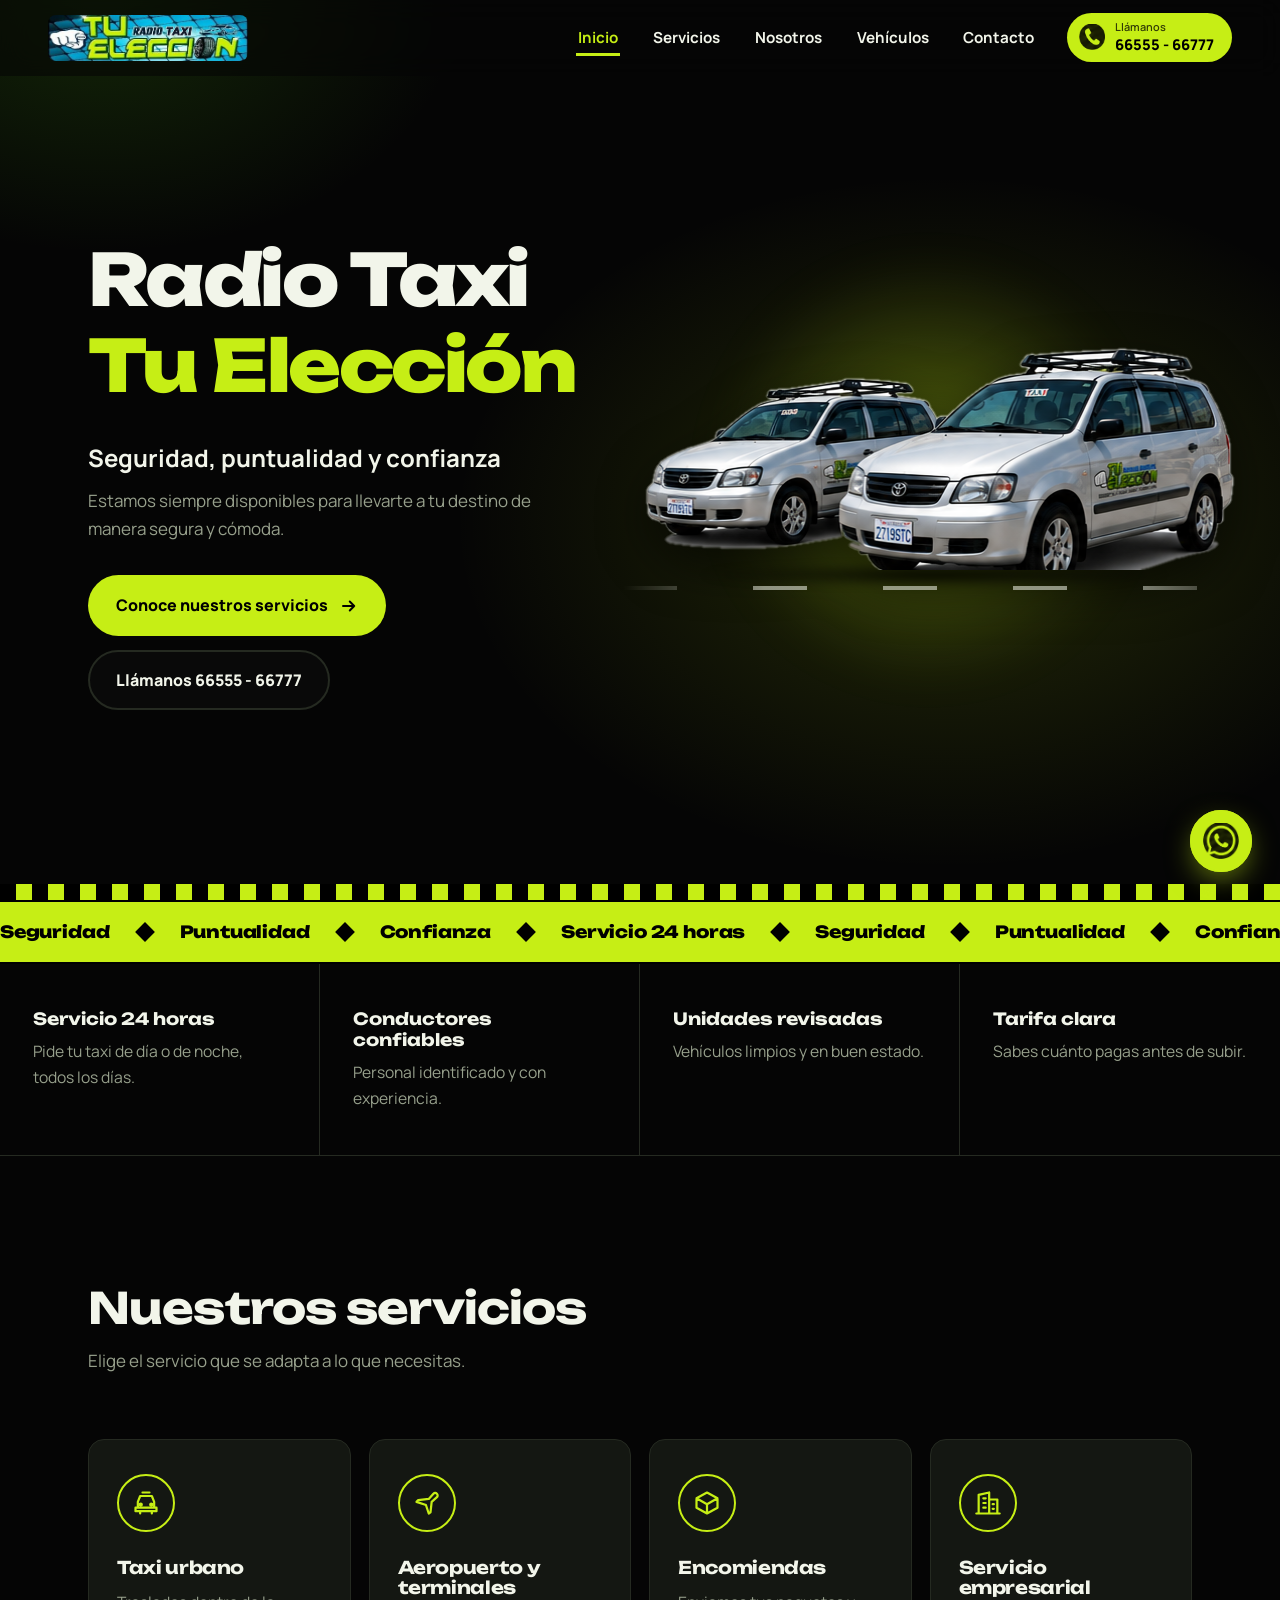
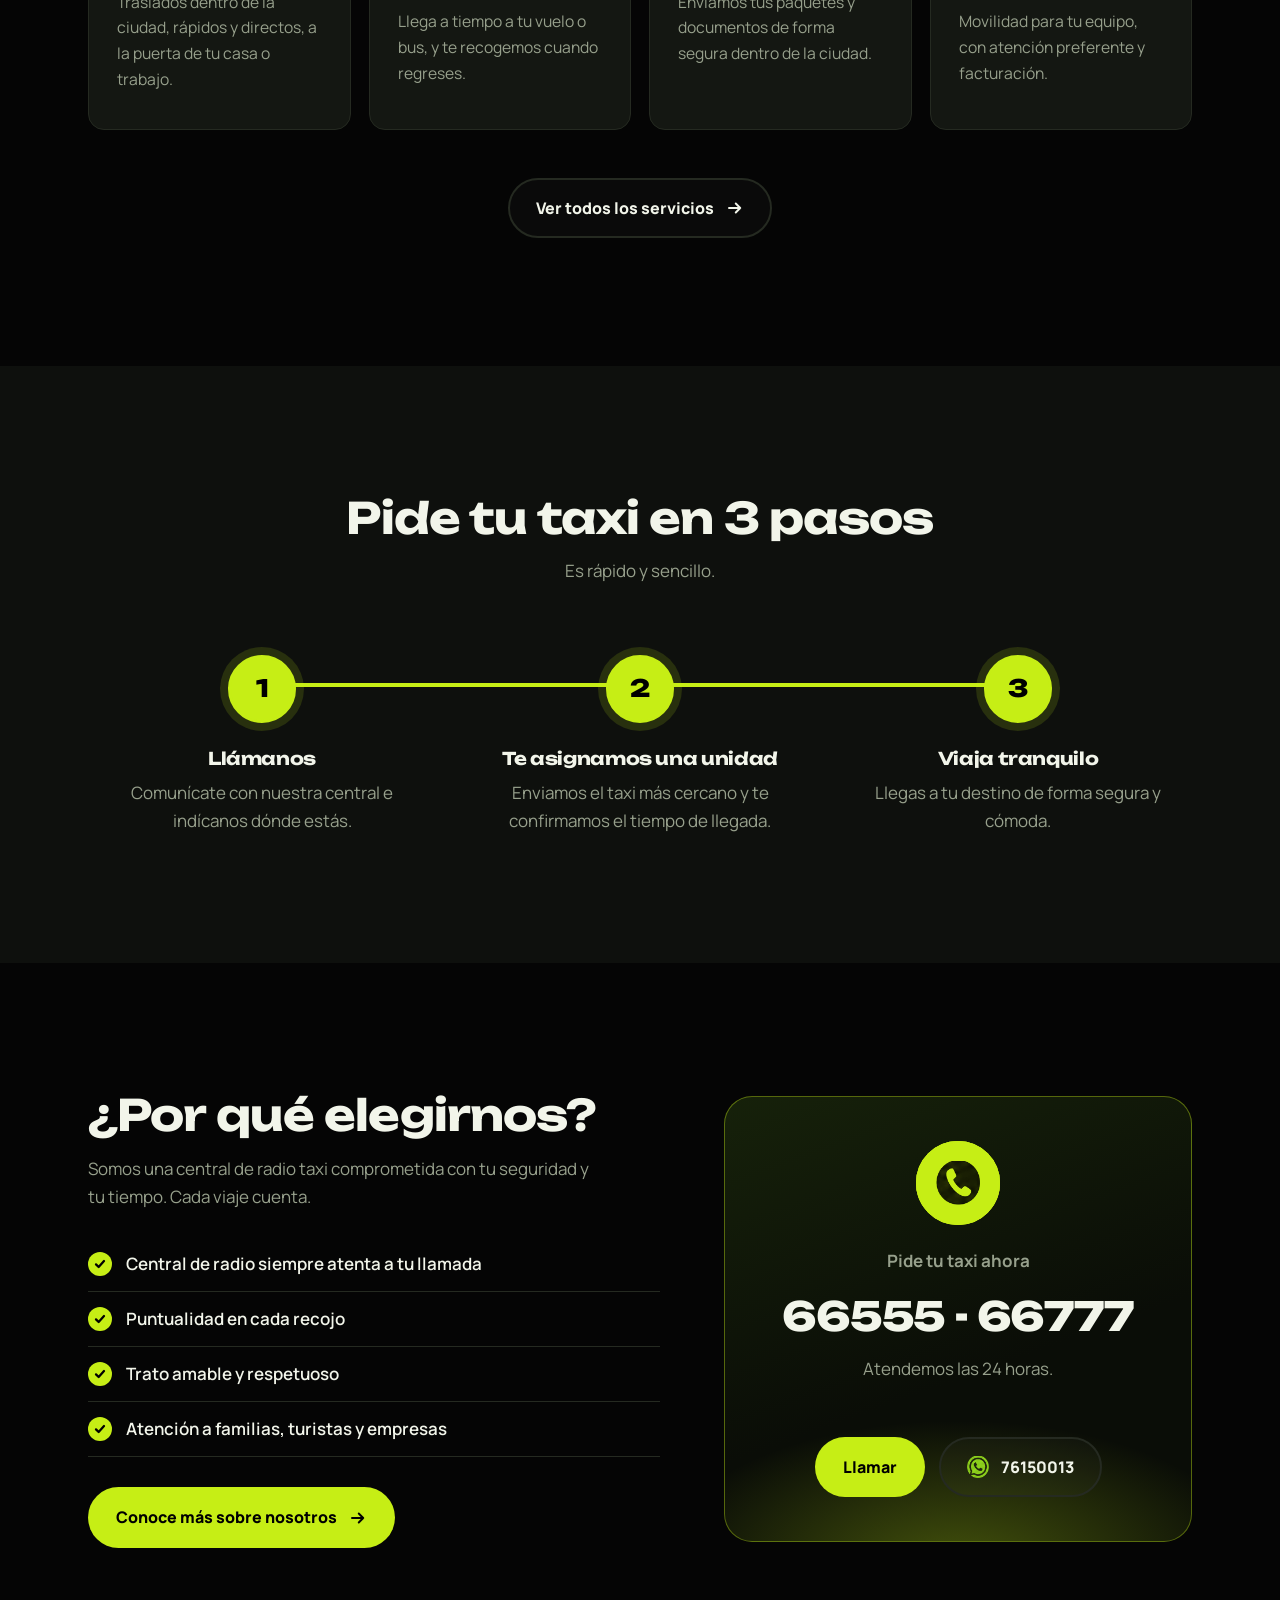
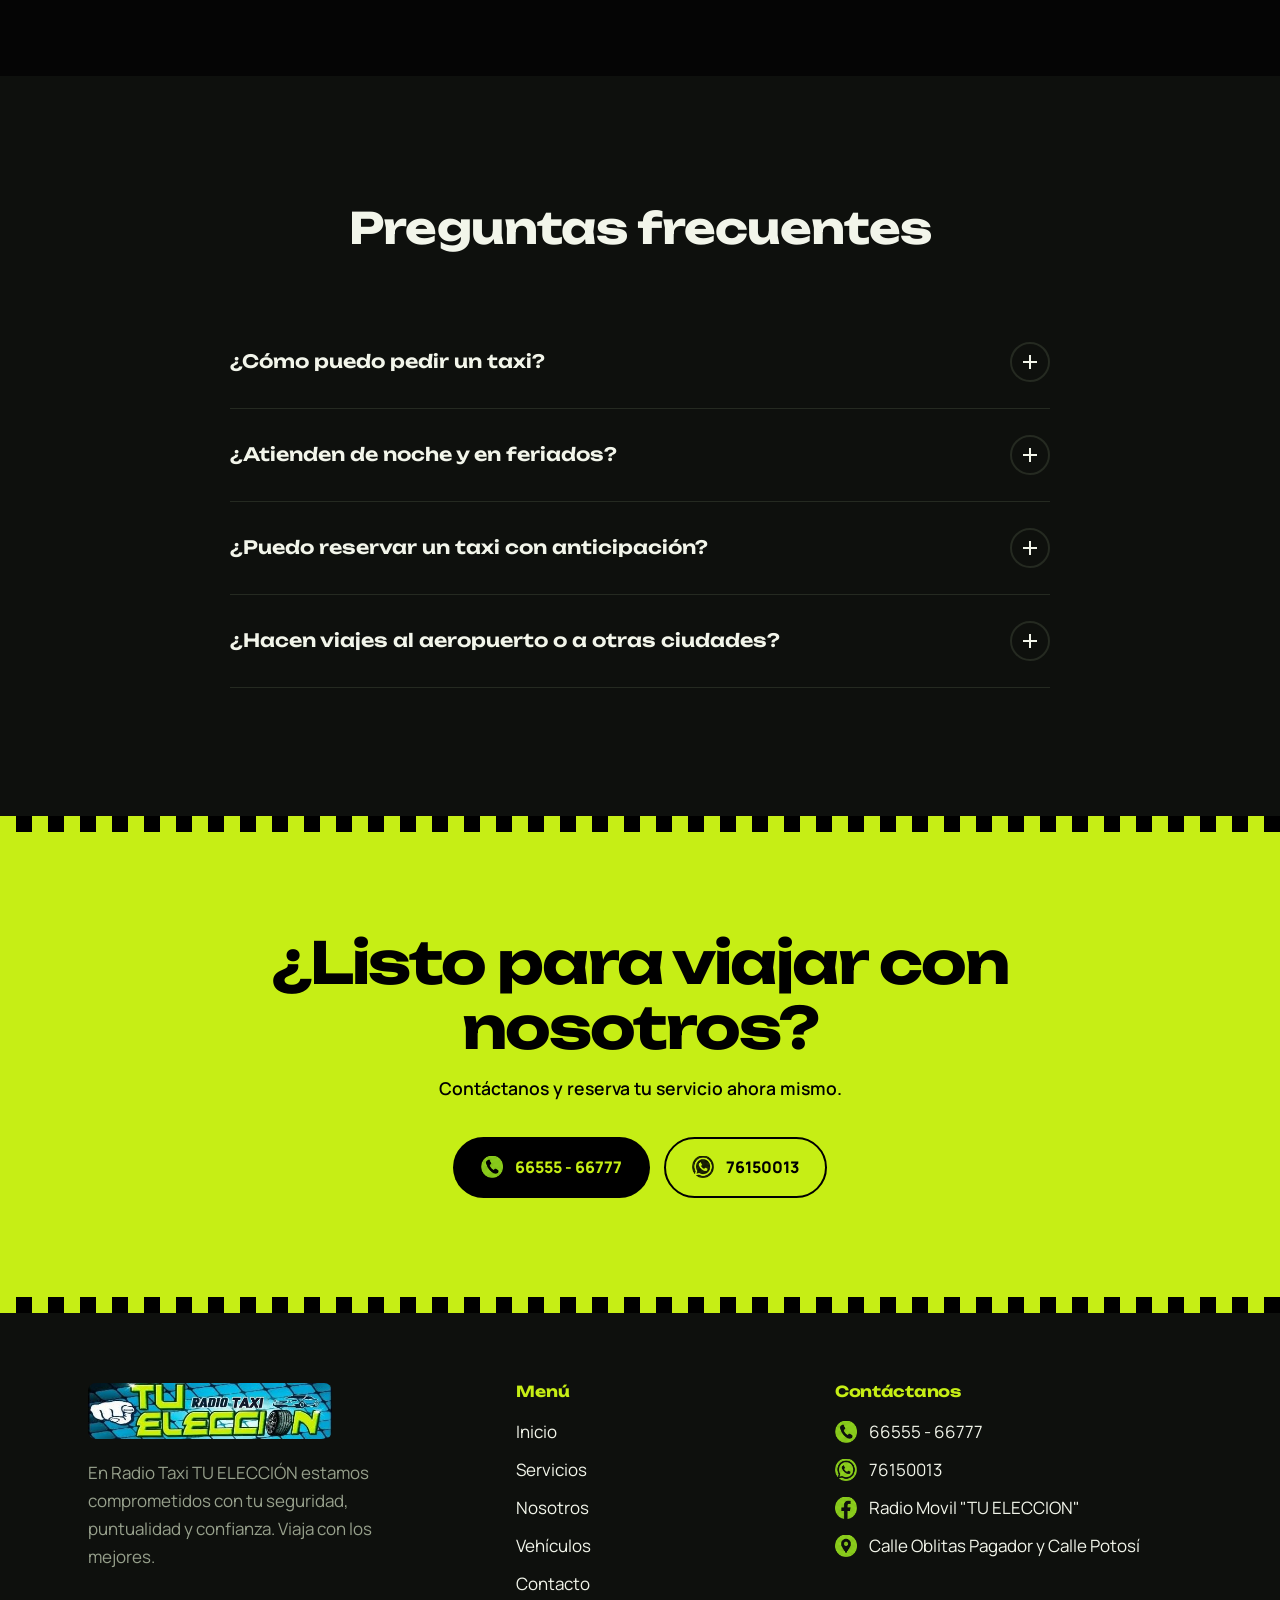
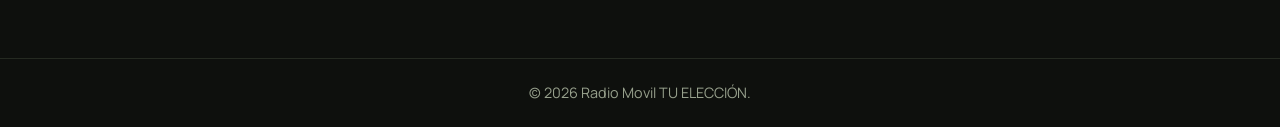
<file: index.html>
<!DOCTYPE html>
<html lang="es">
<head>
<meta charset="UTF-8">
<meta name="viewport" content="width=device-width, initial-scale=1.0">
<title>Radio Taxi Tu Elección</title>
<meta name="description" content="Radio Taxi Tu Elección: seguridad, puntualidad y confianza. Servicio las 24 horas.">
<meta name="theme-color" content="#050505">
<link rel="icon" href="logo.jpeg">
<link rel="preconnect" href="https://fonts.googleapis.com">
<link rel="preconnect" href="https://fonts.gstatic.com" crossorigin>
<link href="https://fonts.googleapis.com/css2?family=Manrope:wght@400;600;700;800&family=Unbounded:wght@500;600;700;800&display=swap" rel="stylesheet">
<link rel="stylesheet" href="estilos.css">
</head>
<body>
<div class="progreso" aria-hidden="true"></div>
<header class="cabecera">
  <a class="logo" href="index.html" aria-label="Radio Taxi Tu Elección, inicio"><img src="logo.jpeg" alt="Radio Taxi Tu Elección"></a>
  <button class="burger" aria-label="Abrir menú" aria-expanded="false"><span></span><span></span><span></span></button>
  <nav class="menu" aria-label="Principal">
      <a class="enlace" href="index.html" aria-current="page">Inicio</a>
      <a class="enlace" href="servicios.html">Servicios</a>
      <a class="enlace" href="nosotros.html">Nosotros</a>
      <a class="enlace" href="vehiculos.html">Vehículos</a>
      <a class="enlace" href="contacto.html">Contacto</a>
      <a class="llamanos" href="tel:66555-66777"><img src="telefono.png" alt=""><div><small>Llámanos</small><span>66555 - 66777</span></div></a>
  </nav>
</header>

<main>
<section class="hero">
  <div class="contenedor">
    <div>
      <h1><span class="linea"><span>Radio Taxi</span></span><span class="linea"><span>Tu Elección</span></span></h1>
      <p class="eslogan aparece">Seguridad, puntualidad y confianza</p>
      <p class="descripcion aparece d2">Estamos siempre disponibles para llevarte a tu destino de manera segura y cómoda.</p>
      <div class="botones aparece d3">
        <a class="btn btn-lima" href="servicios.html">Conoce nuestros servicios <svg viewBox="0 0 24 24" fill="none" stroke="currentColor" stroke-width="2.6" stroke-linecap="round" stroke-linejoin="round" aria-hidden="true"><path d="M4 12h15M13 6l6 6-6 6"/></svg></a>
        <a class="btn btn-borde" href="tel:66555-66777">Llámanos 66555 - 66777</a>
      </div>
    </div>
    <div class="escena">
      <div class="luz"></div>
      <div class="sombra-auto"></div>
      <div class="auto-mov"><img src="banner-autos.png" alt="Taxis de Radio Taxi Tu Elección" width="586" height="223"></div>
      <div class="suelo"></div>
    </div>
  </div>
  <div class="cuadros" aria-hidden="true"></div>
</section>

<div class="cinta" aria-hidden="true"><div class="pista"><span>Seguridad</span><span>Puntualidad</span><span>Confianza</span><span>Servicio 24 horas</span><span>Seguridad</span><span>Puntualidad</span><span>Confianza</span><span>Servicio 24 horas</span><span>Seguridad</span><span>Puntualidad</span><span>Confianza</span><span>Servicio 24 horas</span><span>Seguridad</span><span>Puntualidad</span><span>Confianza</span><span>Servicio 24 horas</span><span>Seguridad</span><span>Puntualidad</span><span>Confianza</span><span>Servicio 24 horas</span><span>Seguridad</span><span>Puntualidad</span><span>Confianza</span><span>Servicio 24 horas</span></div></div>

<section class="ventajas">
  <div class="ventaja"><strong>Servicio 24 horas</strong><p>Pide tu taxi de día o de noche, todos los días.</p></div>
  <div class="ventaja"><strong>Conductores confiables</strong><p>Personal identificado y con experiencia.</p></div>
  <div class="ventaja"><strong>Unidades revisadas</strong><p>Vehículos limpios y en buen estado.</p></div>
  <div class="ventaja"><strong>Tarifa clara</strong><p>Sabes cuánto pagas antes de subir.</p></div>
</section>

<section class="seccion">
  <div class="contenedor">
    <div class="cabeza">
      <h2>Nuestros servicios</h2>
      <p>Elige el servicio que se adapta a lo que necesitas.</p>
    </div>
    <div class="svc-grid">
      <article class="svc"><div class="ico"><svg viewBox="0 0 24 24" fill="none" stroke="currentColor" stroke-width="1.9" stroke-linecap="round" stroke-linejoin="round"><path d="M5 16V11l2-5h10l2 5v5M3 16h18v3H3zM9 3h6M7 19v2M17 19v2"/><circle cx="7.5" cy="13.5" r=".9" fill="currentColor"/><circle cx="16.5" cy="13.5" r=".9" fill="currentColor"/></svg></div><h3>Taxi urbano</h3><p>Traslados dentro de la ciudad, rápidos y directos, a la puerta de tu casa o trabajo.</p></article>
      <article class="svc"><div class="ico"><svg viewBox="0 0 24 24" fill="none" stroke="currentColor" stroke-width="1.9" stroke-linecap="round" stroke-linejoin="round"><path d="M10.5 13.5L3 11l1.5-1.5 9-1L17.5 4a2 2 0 0 1 3 3l-4.5 4 -1 9L13.5 21 11 13.5z"/></svg></div><h3>Aeropuerto y terminales</h3><p>Llega a tiempo a tu vuelo o bus, y te recogemos cuando regreses.</p></article>
      <article class="svc"><div class="ico"><svg viewBox="0 0 24 24" fill="none" stroke="currentColor" stroke-width="1.9" stroke-linecap="round" stroke-linejoin="round"><path d="M21 8l-9-5-9 5v8l9 5 9-5zM3 8l9 5 9-5M12 13v8"/></svg></div><h3>Encomiendas</h3><p>Enviamos tus paquetes y documentos de forma segura dentro de la ciudad.</p></article>
      <article class="svc"><div class="ico"><svg viewBox="0 0 24 24" fill="none" stroke="currentColor" stroke-width="1.9" stroke-linecap="round" stroke-linejoin="round"><path d="M4 21V5l9-2v18M13 9h7v12M2 21h20M8 8h2M8 12h2M8 16h2M16 13h1M16 17h1"/></svg></div><h3>Servicio empresarial</h3><p>Movilidad para tu equipo, con atención preferente y facturación.</p></article>
    </div>
    <div class="centro"><a class="btn btn-borde" href="servicios.html">Ver todos los servicios <svg viewBox="0 0 24 24" fill="none" stroke="currentColor" stroke-width="2.6" stroke-linecap="round" stroke-linejoin="round" aria-hidden="true"><path d="M4 12h15M13 6l6 6-6 6"/></svg></a></div>
  </div>
</section>

<section class="seccion carbon">
  <div class="contenedor">
    <div class="cabeza" style="text-align:center;margin-inline:auto">
      <h2>Pide tu taxi en 3 pasos</h2>
      <p>Es rápido y sencillo.</p>
    </div>
    <div class="ruta">
      <div class="paso"><div class="num">1</div><h3>Llámanos</h3><p>Comunícate con nuestra central e indícanos dónde estás.</p></div>
      <div class="paso"><div class="num">2</div><h3>Te asignamos una unidad</h3><p>Enviamos el taxi más cercano y te confirmamos el tiempo de llegada.</p></div>
      <div class="paso"><div class="num">3</div><h3>Viaja tranquilo</h3><p>Llegas a tu destino de forma segura y cómoda.</p></div>
    </div>
  </div>
</section>

<section class="seccion">
  <div class="contenedor porque">
    <div>
      <h2>¿Por qué elegirnos?</h2>
      <p class="lead">Somos una central de radio taxi comprometida con tu seguridad y tu tiempo. Cada viaje cuenta.</p>
      <ul class="checks">
        <li>Central de radio siempre atenta a tu llamada</li>
        <li>Puntualidad en cada recojo</li>
        <li>Trato amable y respetuoso</li>
        <li>Atención a familias, turistas y empresas</li>
      </ul>
      <a class="btn btn-lima" href="nosotros.html">Conoce más sobre nosotros <svg viewBox="0 0 24 24" fill="none" stroke="currentColor" stroke-width="2.6" stroke-linecap="round" stroke-linejoin="round" aria-hidden="true"><path d="M4 12h15M13 6l6 6-6 6"/></svg></a>
    </div>
    <div class="pide">
      <div class="tel-pulso"><img src="telefono.png" alt=""></div>
      <p class="titulo">Pide tu taxi ahora</p>
      <a class="numero" href="tel:66555-66777">66555 - 66777</a>
      <p class="nota">Atendemos las 24 horas.</p>
      <div class="botones">
        <a class="btn btn-lima" href="tel:66555-66777">Llamar</a>
        <a class="btn btn-borde" href="https://wa.me/59176150013"><img src="whatsapp.png" alt=""> 76150013</a>
      </div>
    </div>
  </div>
</section>

<section class="seccion carbon">
  <div class="contenedor">
    <div class="cabeza" style="text-align:center;margin-inline:auto"><h2>Preguntas frecuentes</h2></div>
    <div class="faq">
    <div class="faq-item">
      <h3><button aria-expanded="false" aria-controls="r0">¿Cómo puedo pedir un taxi?<span class="mas" aria-hidden="true"></span></button></h3>
      <div class="faq-resp" id="r0"><div><p>Llama a nuestra central, indica tu dirección y te asignaremos la unidad más cercana.</p></div></div>
    </div>
    <div class="faq-item">
      <h3><button aria-expanded="false" aria-controls="r1">¿Atienden de noche y en feriados?<span class="mas" aria-hidden="true"></span></button></h3>
      <div class="faq-resp" id="r1"><div><p>Sí, nuestro servicio está disponible todos los días, a cualquier hora.</p></div></div>
    </div>
    <div class="faq-item">
      <h3><button aria-expanded="false" aria-controls="r2">¿Puedo reservar un taxi con anticipación?<span class="mas" aria-hidden="true"></span></button></h3>
      <div class="faq-resp" id="r2"><div><p>Sí. Comunícate con la central y programamos tu recojo a la hora que necesites.</p></div></div>
    </div>
    <div class="faq-item">
      <h3><button aria-expanded="false" aria-controls="r3">¿Hacen viajes al aeropuerto o a otras ciudades?<span class="mas" aria-hidden="true"></span></button></h3>
      <div class="faq-resp" id="r3"><div><p>Realizamos traslados al aeropuerto y terminales. Consulta con la central por otros destinos.</p></div></div>
    </div>
    </div>
  </div>
</section>

<section class="llamado">
  <h2>¿Listo para viajar con nosotros?</h2>
  <p>Contáctanos y reserva tu servicio ahora mismo.</p>
  <div class="botones">
    <a class="btn btn-negro" href="tel:66555-66777"><img src="telefono.png" alt="" style="filter:none"> 66555 - 66777</a>
    <a class="btn btn-negro-borde" href="https://wa.me/59176150013"><img src="whatsapp.png" alt="" style="filter:brightness(0)"> 76150013</a>
  </div>
</section>

</main>
<footer class="pie">
  <div class="contenedor pie-cols">
    <div class="marca">
      <img src="logo.jpeg" alt="Radio Taxi Tu Elección">
      <p>En Radio Taxi TU ELECCIÓN estamos comprometidos con tu seguridad, puntualidad y confianza. Viaja con los mejores.</p>
    </div>
    <div>
      <h4>Menú</h4>
      <ul>
        <li><a href="index.html">Inicio</a></li>
        <li><a href="servicios.html">Servicios</a></li>
        <li><a href="nosotros.html">Nosotros</a></li>
        <li><a href="vehiculos.html">Vehículos</a></li>
        <li><a href="contacto.html">Contacto</a></li>
      </ul>
    </div>
    <div>
      <h4>Contáctanos</h4>
      <ul>
        <li><a class="ci" href="tel:66555-66777"><img src="telefono.png" alt="">66555 - 66777</a></li>
        <li><a class="ci" href="https://wa.me/59176150013"><img src="whatsapp.png" alt="">76150013</a></li>
        <li><a class="ci" href="https://www.facebook.com/share/18DpvnvU1H/" target="_blank" rel="noopener"><img src="facebook.png" alt="">Radio Movil "TU ELECCION"</a></li>
        <li><a class="ci" href="https://www.google.com/maps/search/?api=1&query=Calle+Oblitas+Pagador+y+Calle+Potos%C3%AD%2C+Bolivia" target="_blank" rel="noopener"><img src="ubicacion.png" alt="">Calle Oblitas Pagador y Calle Potosí</a></li>
      </ul>
    </div>
  </div>
  <div class="copy">© <span data-anio>2026</span> Radio Movil TU ELECCIÓN.</div>
</footer>
<a class="wa" href="https://wa.me/59176150013" aria-label="Escríbenos por WhatsApp"><img src="whatsapp.png" alt=""></a>
<script src="efectos.js"></script>
</body>
</html>
</file>
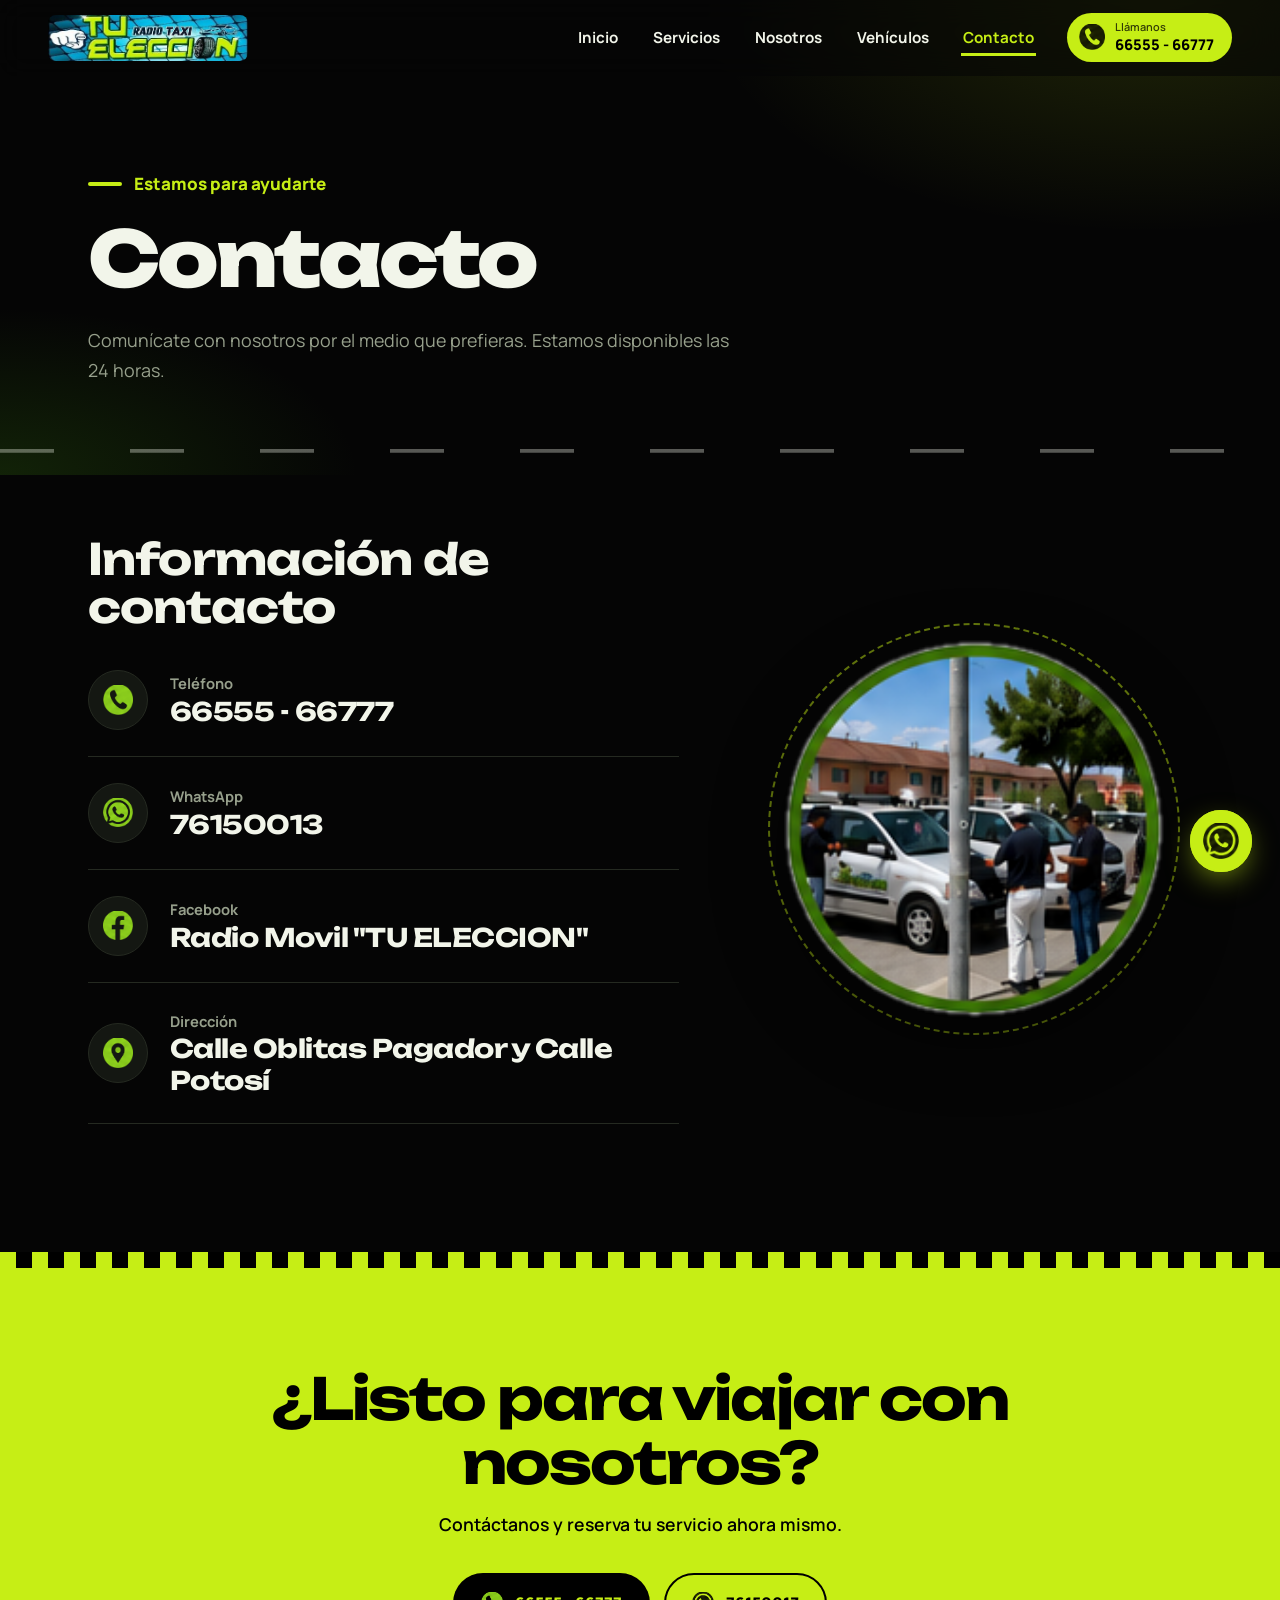
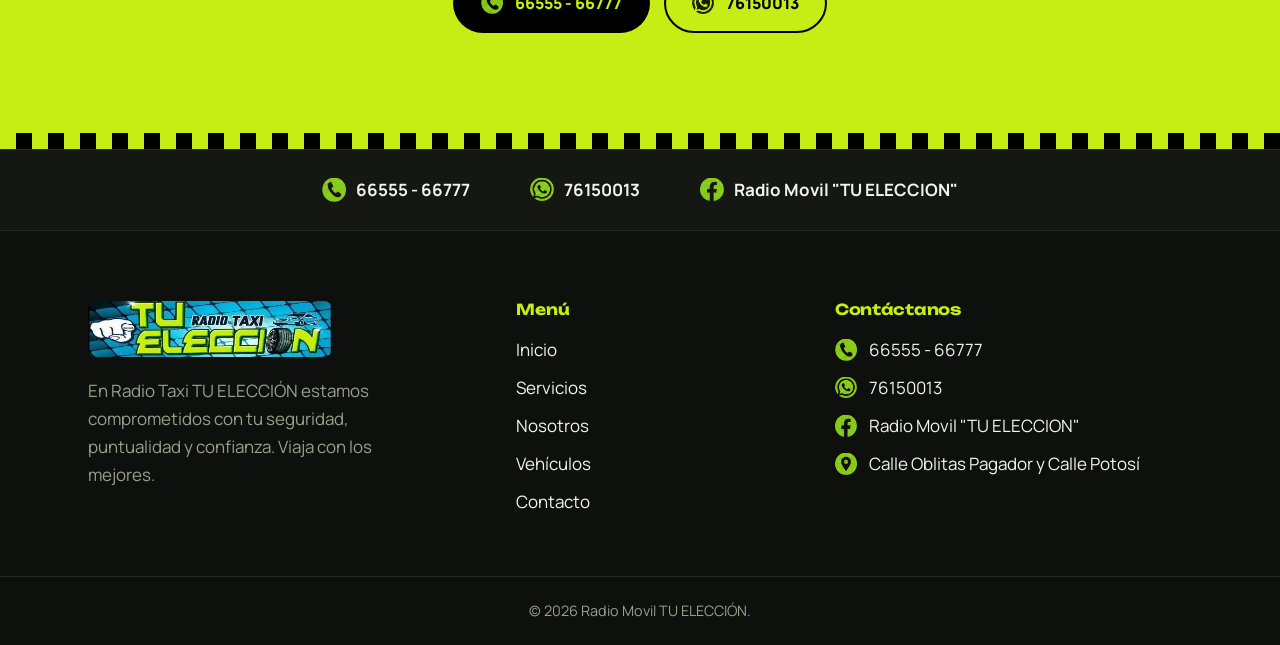
<file: contacto.html>
<!DOCTYPE html>
<html lang="es">
<head>
<meta charset="UTF-8">
<meta name="viewport" content="width=device-width, initial-scale=1.0">
<title>Contacto | Radio Taxi Tu Elección</title>
<meta name="description" content="Comunícate con nosotros por teléfono o WhatsApp. Estamos disponibles las 24 horas.">
<meta name="theme-color" content="#050505">
<link rel="icon" href="logo.jpeg">
<link rel="preconnect" href="https://fonts.googleapis.com">
<link rel="preconnect" href="https://fonts.gstatic.com" crossorigin>
<link href="https://fonts.googleapis.com/css2?family=Manrope:wght@400;600;700;800&family=Unbounded:wght@500;600;700;800&display=swap" rel="stylesheet">
<link rel="stylesheet" href="estilos.css">
</head>
<body>
<div class="progreso" aria-hidden="true"></div>
<header class="cabecera">
  <a class="logo" href="index.html" aria-label="Radio Taxi Tu Elección, inicio"><img src="logo.jpeg" alt="Radio Taxi Tu Elección"></a>
  <button class="burger" aria-label="Abrir menú" aria-expanded="false"><span></span><span></span><span></span></button>
  <nav class="menu" aria-label="Principal">
      <a class="enlace" href="index.html">Inicio</a>
      <a class="enlace" href="servicios.html">Servicios</a>
      <a class="enlace" href="nosotros.html">Nosotros</a>
      <a class="enlace" href="vehiculos.html">Vehículos</a>
      <a class="enlace" href="contacto.html" aria-current="page">Contacto</a>
      <a class="llamanos" href="tel:66555-66777"><img src="telefono.png" alt=""><div><small>Llámanos</small><span>66555 - 66777</span></div></a>
  </nav>
</header>
<main>
<section class="pagina">
  <div class="contenedor">
    <div class="sub">Estamos para ayudarte</div>
    <h1>Contacto</h1>
    <p class="intro">Comunícate con nosotros por el medio que prefieras. Estamos disponibles las 24 horas.</p>
  </div>
  <div class="carril" aria-hidden="true"></div>
</section>
<section class="seccion" style="padding-top:clamp(30px,5vw,60px)">
  <div class="contenedor contacto">
    <div>
      <h2>Información de contacto</h2>
      <a class="dato" href="tel:66555-66777"><div class="ic"><img src="telefono.png" alt=""></div><div><b>Teléfono</b><span class="valor-c">66555 - 66777</span></div></a>
      <a class="dato" href="https://wa.me/59176150013"><div class="ic"><img src="whatsapp.png" alt=""></div><div><b>WhatsApp</b><span class="valor-c">76150013</span></div></a>
      <a class="dato" href="https://www.facebook.com/share/18DpvnvU1H/" target="_blank" rel="noopener"><div class="ic"><img src="facebook.png" alt=""></div><div><b>Facebook</b><span class="valor-c">Radio Movil "TU ELECCION"</span></div></a>
      <a class="dato" href="https://www.google.com/maps/search/?api=1&query=Calle+Oblitas+Pagador+y+Calle+Potos%C3%AD%2C+Bolivia" target="_blank" rel="noopener"><div class="ic"><img src="ubicacion.png" alt=""></div><div><b>Dirección</b><span class="valor-c">Calle Oblitas Pagador y Calle Potosí</span></div></a>
    </div>
    <div class="foto-c"><img src="circulo3.png" alt="Conductores de Radio Taxi Tu Elección"></div>
  </div>
</section>
<section class="llamado">
  <h2>¿Listo para viajar con nosotros?</h2>
  <p>Contáctanos y reserva tu servicio ahora mismo.</p>
  <div class="botones">
    <a class="btn btn-negro" href="tel:66555-66777"><img src="telefono.png" alt="" style="filter:none"> 66555 - 66777</a>
    <a class="btn btn-negro-borde" href="https://wa.me/59176150013"><img src="whatsapp.png" alt="" style="filter:brightness(0)"> 76150013</a>
  </div>
</section>

<div class="franja">
  <a href="tel:66555-66777"><img src="telefono.png" alt=""> 66555 - 66777</a>
  <a href="https://wa.me/59176150013"><img src="whatsapp.png" alt=""> 76150013</a>
  <a href="https://www.facebook.com/share/18DpvnvU1H/" target="_blank" rel="noopener"><img src="facebook.png" alt=""> Radio Movil "TU ELECCION"</a>
</div>

</main>
<footer class="pie">
  <div class="contenedor pie-cols">
    <div class="marca">
      <img src="logo.jpeg" alt="Radio Taxi Tu Elección">
      <p>En Radio Taxi TU ELECCIÓN estamos comprometidos con tu seguridad, puntualidad y confianza. Viaja con los mejores.</p>
    </div>
    <div>
      <h4>Menú</h4>
      <ul>
        <li><a href="index.html">Inicio</a></li>
        <li><a href="servicios.html">Servicios</a></li>
        <li><a href="nosotros.html">Nosotros</a></li>
        <li><a href="vehiculos.html">Vehículos</a></li>
        <li><a href="contacto.html">Contacto</a></li>
      </ul>
    </div>
    <div>
      <h4>Contáctanos</h4>
      <ul>
        <li><a class="ci" href="tel:66555-66777"><img src="telefono.png" alt="">66555 - 66777</a></li>
        <li><a class="ci" href="https://wa.me/59176150013"><img src="whatsapp.png" alt="">76150013</a></li>
        <li><a class="ci" href="https://www.facebook.com/share/18DpvnvU1H/" target="_blank" rel="noopener"><img src="facebook.png" alt="">Radio Movil "TU ELECCION"</a></li>
        <li><a class="ci" href="https://www.google.com/maps/search/?api=1&query=Calle+Oblitas+Pagador+y+Calle+Potos%C3%AD%2C+Bolivia" target="_blank" rel="noopener"><img src="ubicacion.png" alt="">Calle Oblitas Pagador y Calle Potosí</a></li>
      </ul>
    </div>
  </div>
  <div class="copy">© <span data-anio>2026</span> Radio Movil TU ELECCIÓN.</div>
</footer>
<a class="wa" href="https://wa.me/59176150013" aria-label="Escríbenos por WhatsApp"><img src="whatsapp.png" alt=""></a>
<script src="efectos.js"></script>
</body>
</html>
</file>
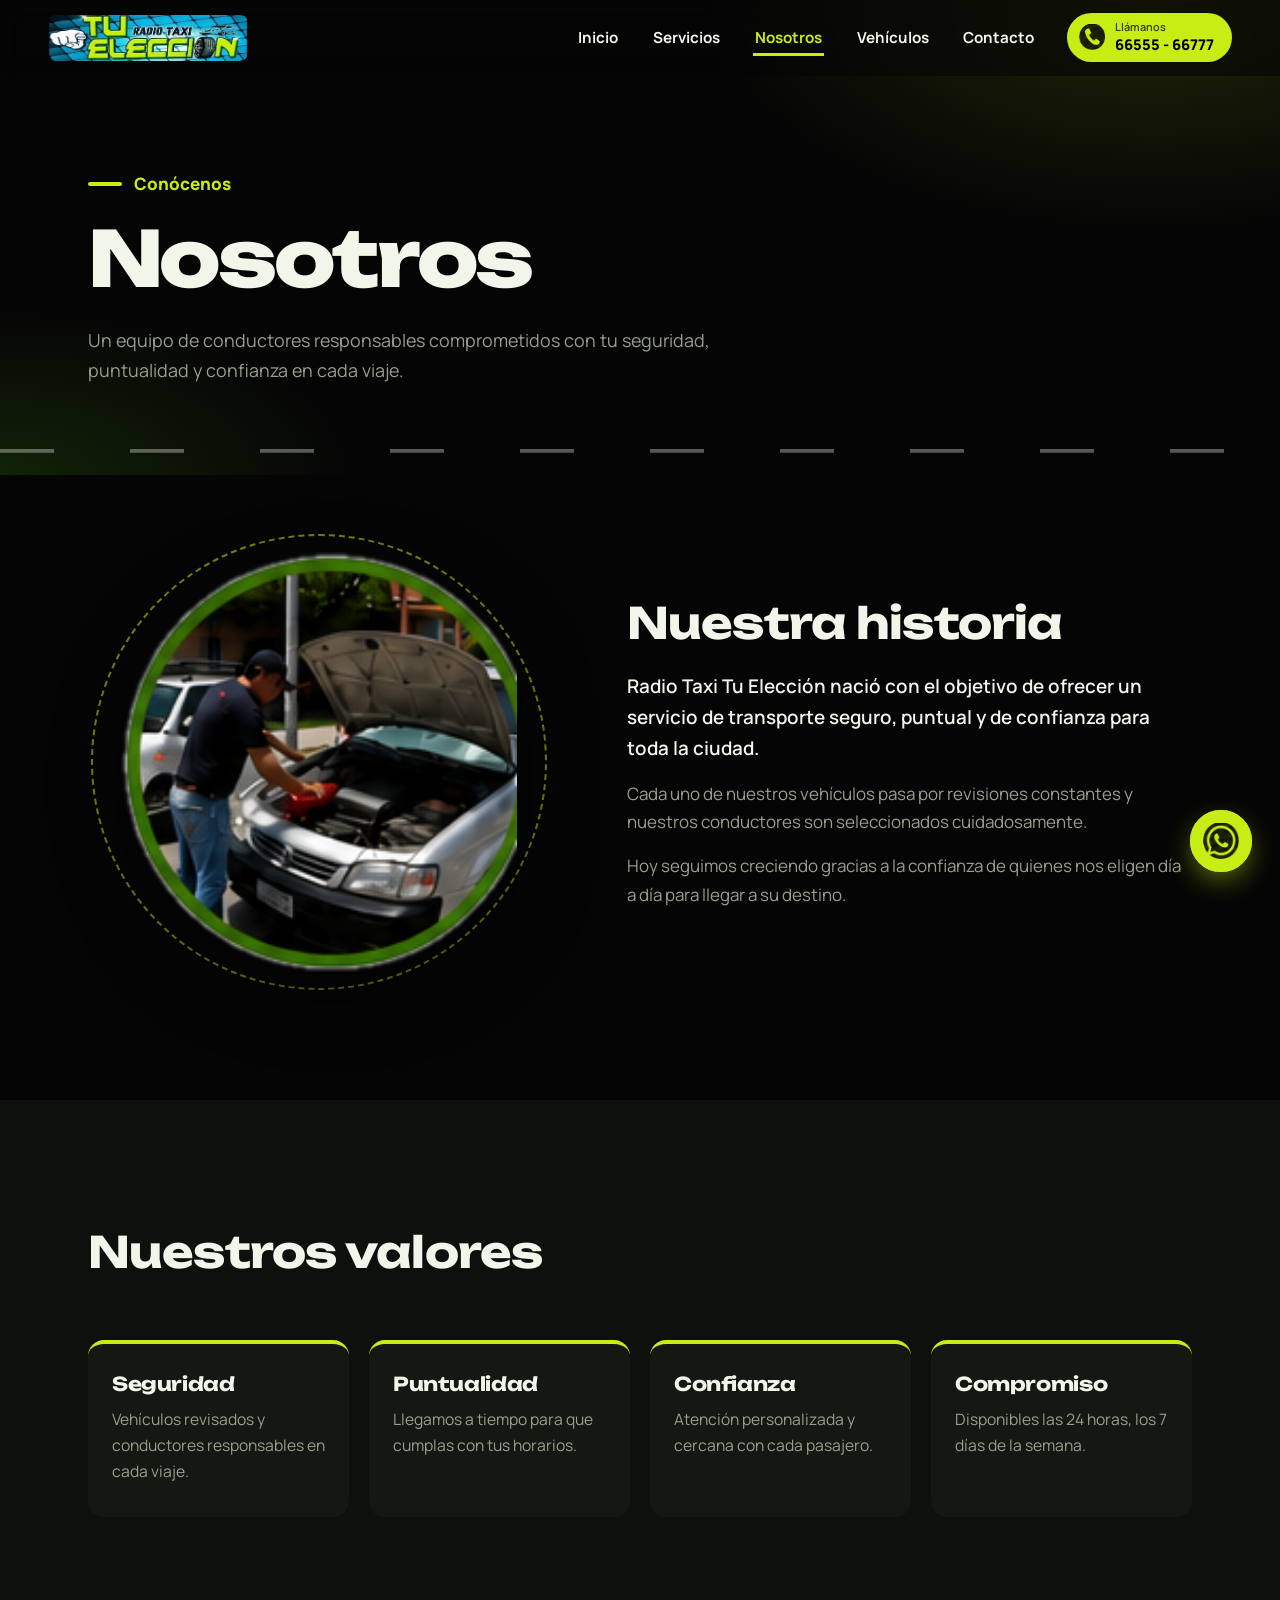
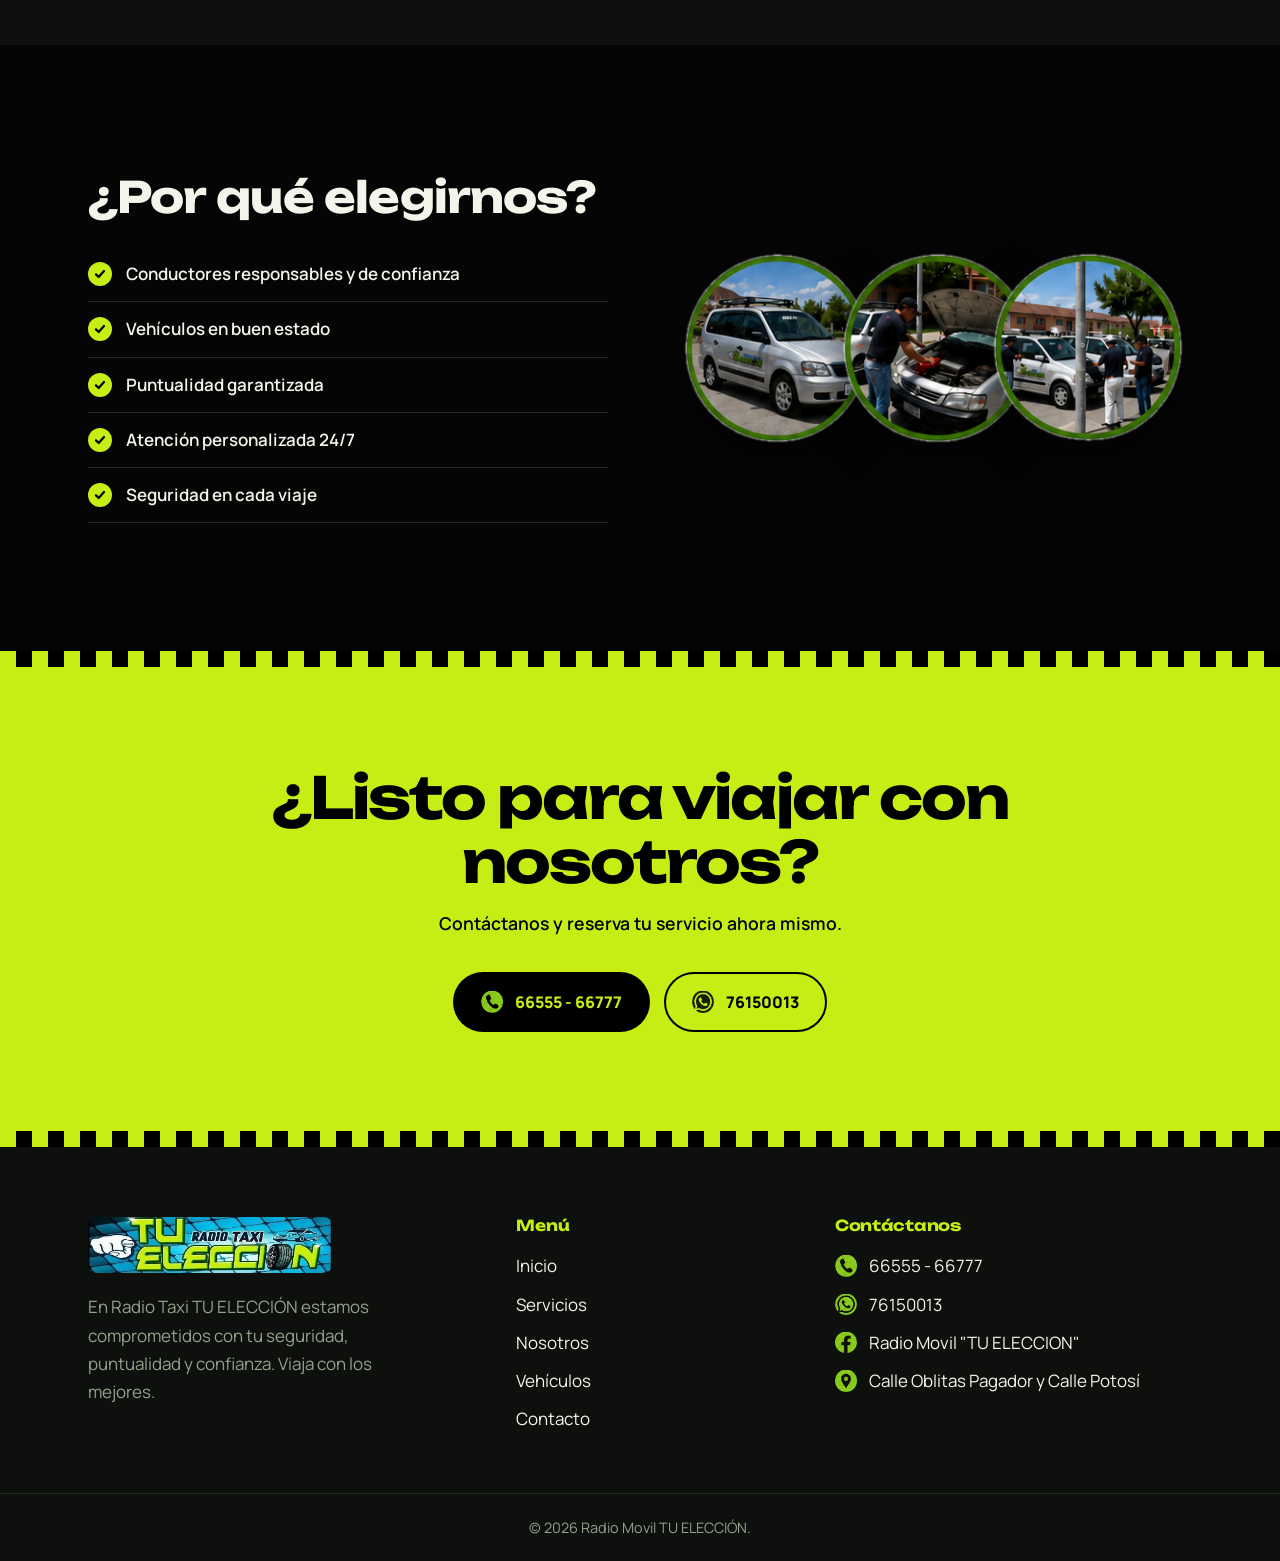
<file: nosotros.html>
<!DOCTYPE html>
<html lang="es">
<head>
<meta charset="UTF-8">
<meta name="viewport" content="width=device-width, initial-scale=1.0">
<title>Nosotros | Radio Taxi Tu Elección</title>
<meta name="description" content="Un equipo de conductores responsables comprometidos con tu seguridad, puntualidad y confianza.">
<meta name="theme-color" content="#050505">
<link rel="icon" href="logo.jpeg">
<link rel="preconnect" href="https://fonts.googleapis.com">
<link rel="preconnect" href="https://fonts.gstatic.com" crossorigin>
<link href="https://fonts.googleapis.com/css2?family=Manrope:wght@400;600;700;800&family=Unbounded:wght@500;600;700;800&display=swap" rel="stylesheet">
<link rel="stylesheet" href="estilos.css">
</head>
<body>
<div class="progreso" aria-hidden="true"></div>
<header class="cabecera">
  <a class="logo" href="index.html" aria-label="Radio Taxi Tu Elección, inicio"><img src="logo.jpeg" alt="Radio Taxi Tu Elección"></a>
  <button class="burger" aria-label="Abrir menú" aria-expanded="false"><span></span><span></span><span></span></button>
  <nav class="menu" aria-label="Principal">
      <a class="enlace" href="index.html">Inicio</a>
      <a class="enlace" href="servicios.html">Servicios</a>
      <a class="enlace" href="nosotros.html" aria-current="page">Nosotros</a>
      <a class="enlace" href="vehiculos.html">Vehículos</a>
      <a class="enlace" href="contacto.html">Contacto</a>
      <a class="llamanos" href="tel:66555-66777"><img src="telefono.png" alt=""><div><small>Llámanos</small><span>66555 - 66777</span></div></a>
  </nav>
</header>
<main>
<section class="pagina">
  <div class="contenedor">
    <div class="sub">Conócenos</div>
    <h1>Nosotros</h1>
    <p class="intro">Un equipo de conductores responsables comprometidos con tu seguridad, puntualidad y confianza en cada viaje.</p>
  </div>
  <div class="carril" aria-hidden="true"></div>
</section>
<section class="seccion" style="padding-top:clamp(40px,6vw,80px)">
  <div class="contenedor historia">
    <div class="retrato"><img src="circulo2.png" alt="Nuestra historia"></div>
    <div>
      <h2>Nuestra historia</h2>
      <p>Radio Taxi Tu Elección nació con el objetivo de ofrecer un servicio de transporte seguro, puntual y de confianza para toda la ciudad.</p>
      <p>Cada uno de nuestros vehículos pasa por revisiones constantes y nuestros conductores son seleccionados cuidadosamente.</p>
      <p>Hoy seguimos creciendo gracias a la confianza de quienes nos eligen día a día para llegar a su destino.</p>
    </div>
  </div>
</section>
<section class="seccion carbon">
  <div class="contenedor">
    <div class="cabeza"><h2>Nuestros valores</h2></div>
    <div class="valores-lista">
      <div class="valor reveal"><h4>Seguridad</h4><p>Vehículos revisados y conductores responsables en cada viaje.</p></div>
      <div class="valor reveal"><h4>Puntualidad</h4><p>Llegamos a tiempo para que cumplas con tus horarios.</p></div>
      <div class="valor reveal"><h4>Confianza</h4><p>Atención personalizada y cercana con cada pasajero.</p></div>
      <div class="valor reveal"><h4>Compromiso</h4><p>Disponibles las 24 horas, los 7 días de la semana.</p></div>
    </div>
  </div>
</section>
<section class="seccion">
  <div class="contenedor elegir">
    <div>
      <h2 style="margin-bottom:26px">¿Por qué elegirnos?</h2>
      <ul class="checks"><li>Conductores responsables y de confianza</li><li>Vehículos en buen estado</li><li>Puntualidad garantizada</li><li>Atención personalizada 24/7</li><li>Seguridad en cada viaje</li></ul>
    </div>
    <div class="convoy">
      <img src="circulo1.png" alt="Vehículo">
      <img src="circulo2.png" alt="Vehículo">
      <img src="circulo3.png" alt="Vehículo">
    </div>
  </div>
</section>
<section class="llamado">
  <h2>¿Listo para viajar con nosotros?</h2>
  <p>Contáctanos y reserva tu servicio ahora mismo.</p>
  <div class="botones">
    <a class="btn btn-negro" href="tel:66555-66777"><img src="telefono.png" alt="" style="filter:none"> 66555 - 66777</a>
    <a class="btn btn-negro-borde" href="https://wa.me/59176150013"><img src="whatsapp.png" alt="" style="filter:brightness(0)"> 76150013</a>
  </div>
</section>

</main>
<footer class="pie">
  <div class="contenedor pie-cols">
    <div class="marca">
      <img src="logo.jpeg" alt="Radio Taxi Tu Elección">
      <p>En Radio Taxi TU ELECCIÓN estamos comprometidos con tu seguridad, puntualidad y confianza. Viaja con los mejores.</p>
    </div>
    <div>
      <h4>Menú</h4>
      <ul>
        <li><a href="index.html">Inicio</a></li>
        <li><a href="servicios.html">Servicios</a></li>
        <li><a href="nosotros.html">Nosotros</a></li>
        <li><a href="vehiculos.html">Vehículos</a></li>
        <li><a href="contacto.html">Contacto</a></li>
      </ul>
    </div>
    <div>
      <h4>Contáctanos</h4>
      <ul>
        <li><a class="ci" href="tel:66555-66777"><img src="telefono.png" alt="">66555 - 66777</a></li>
        <li><a class="ci" href="https://wa.me/59176150013"><img src="whatsapp.png" alt="">76150013</a></li>
        <li><a class="ci" href="https://www.facebook.com/share/18DpvnvU1H/" target="_blank" rel="noopener"><img src="facebook.png" alt="">Radio Movil "TU ELECCION"</a></li>
        <li><a class="ci" href="https://www.google.com/maps/search/?api=1&query=Calle+Oblitas+Pagador+y+Calle+Potos%C3%AD%2C+Bolivia" target="_blank" rel="noopener"><img src="ubicacion.png" alt="">Calle Oblitas Pagador y Calle Potosí</a></li>
      </ul>
    </div>
  </div>
  <div class="copy">© <span data-anio>2026</span> Radio Movil TU ELECCIÓN.</div>
</footer>
<a class="wa" href="https://wa.me/59176150013" aria-label="Escríbenos por WhatsApp"><img src="whatsapp.png" alt=""></a>
<script src="efectos.js"></script>
</body>
</html>
</file>
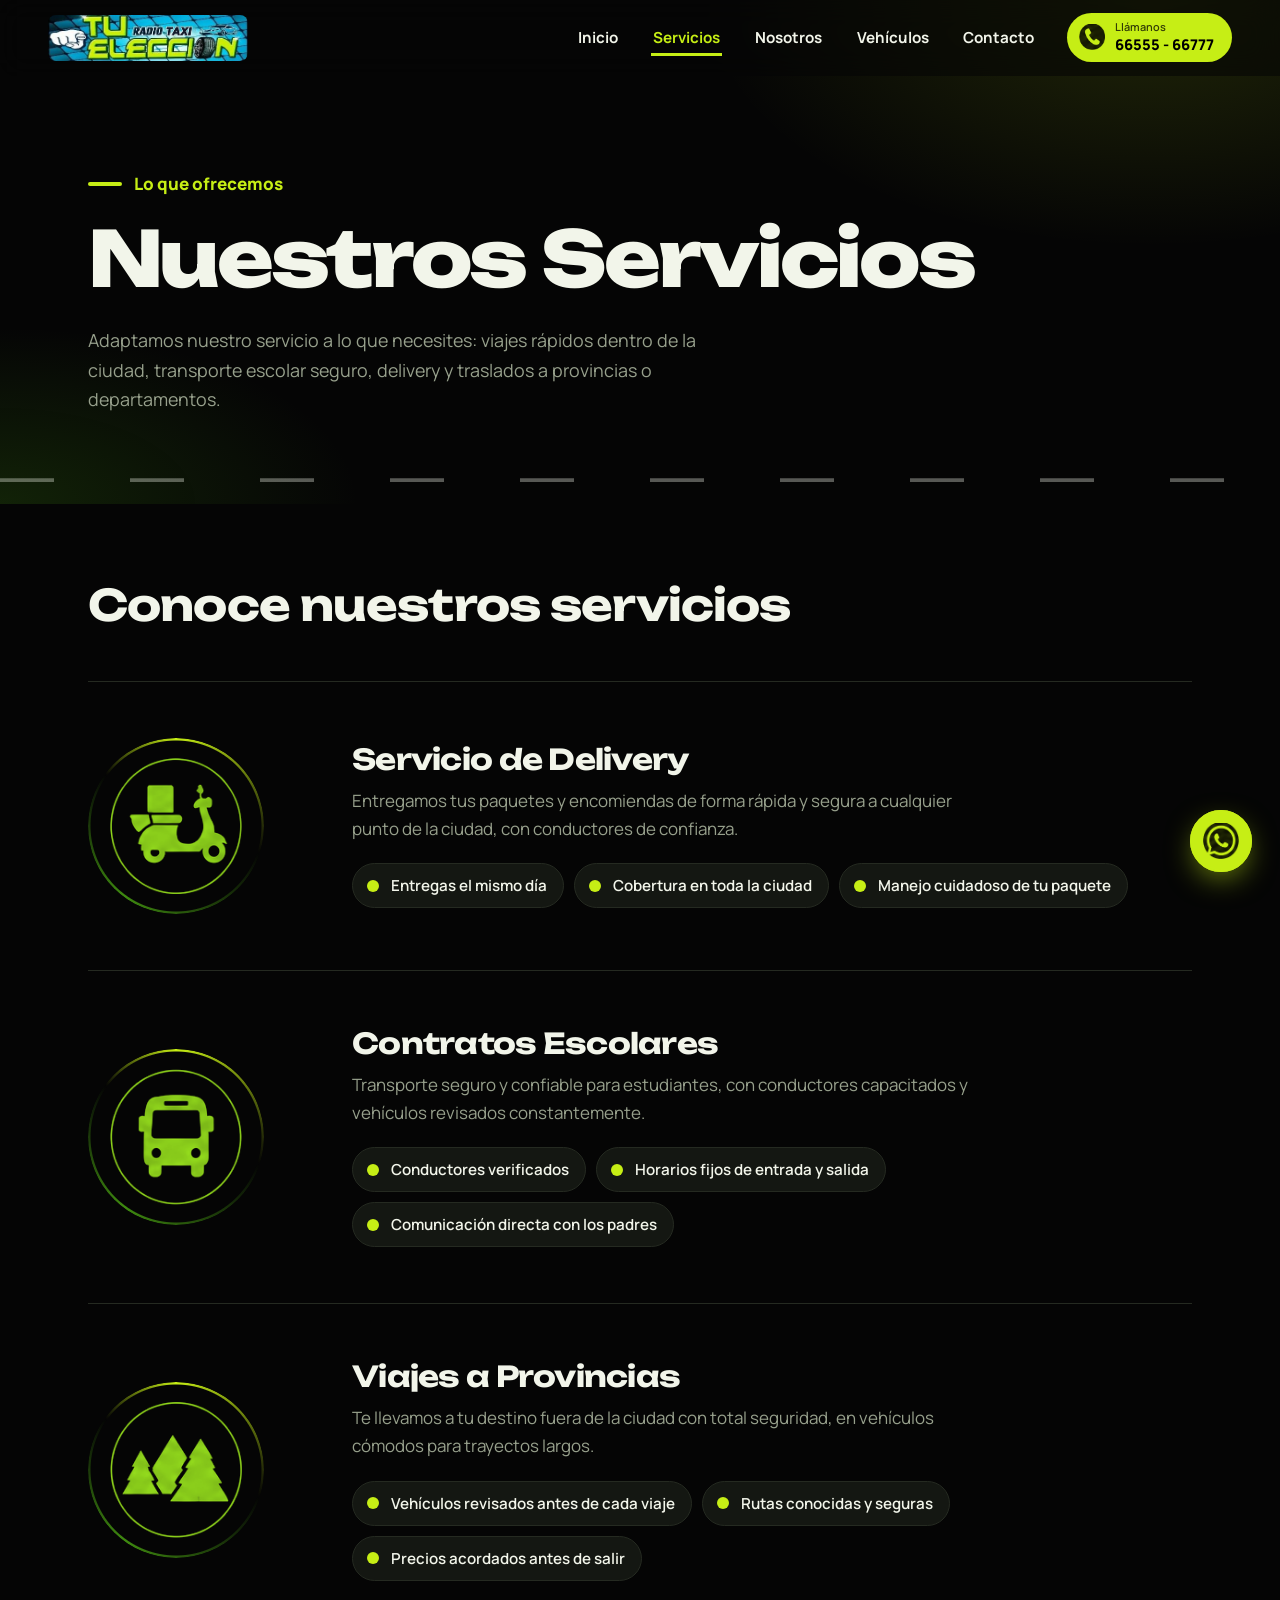
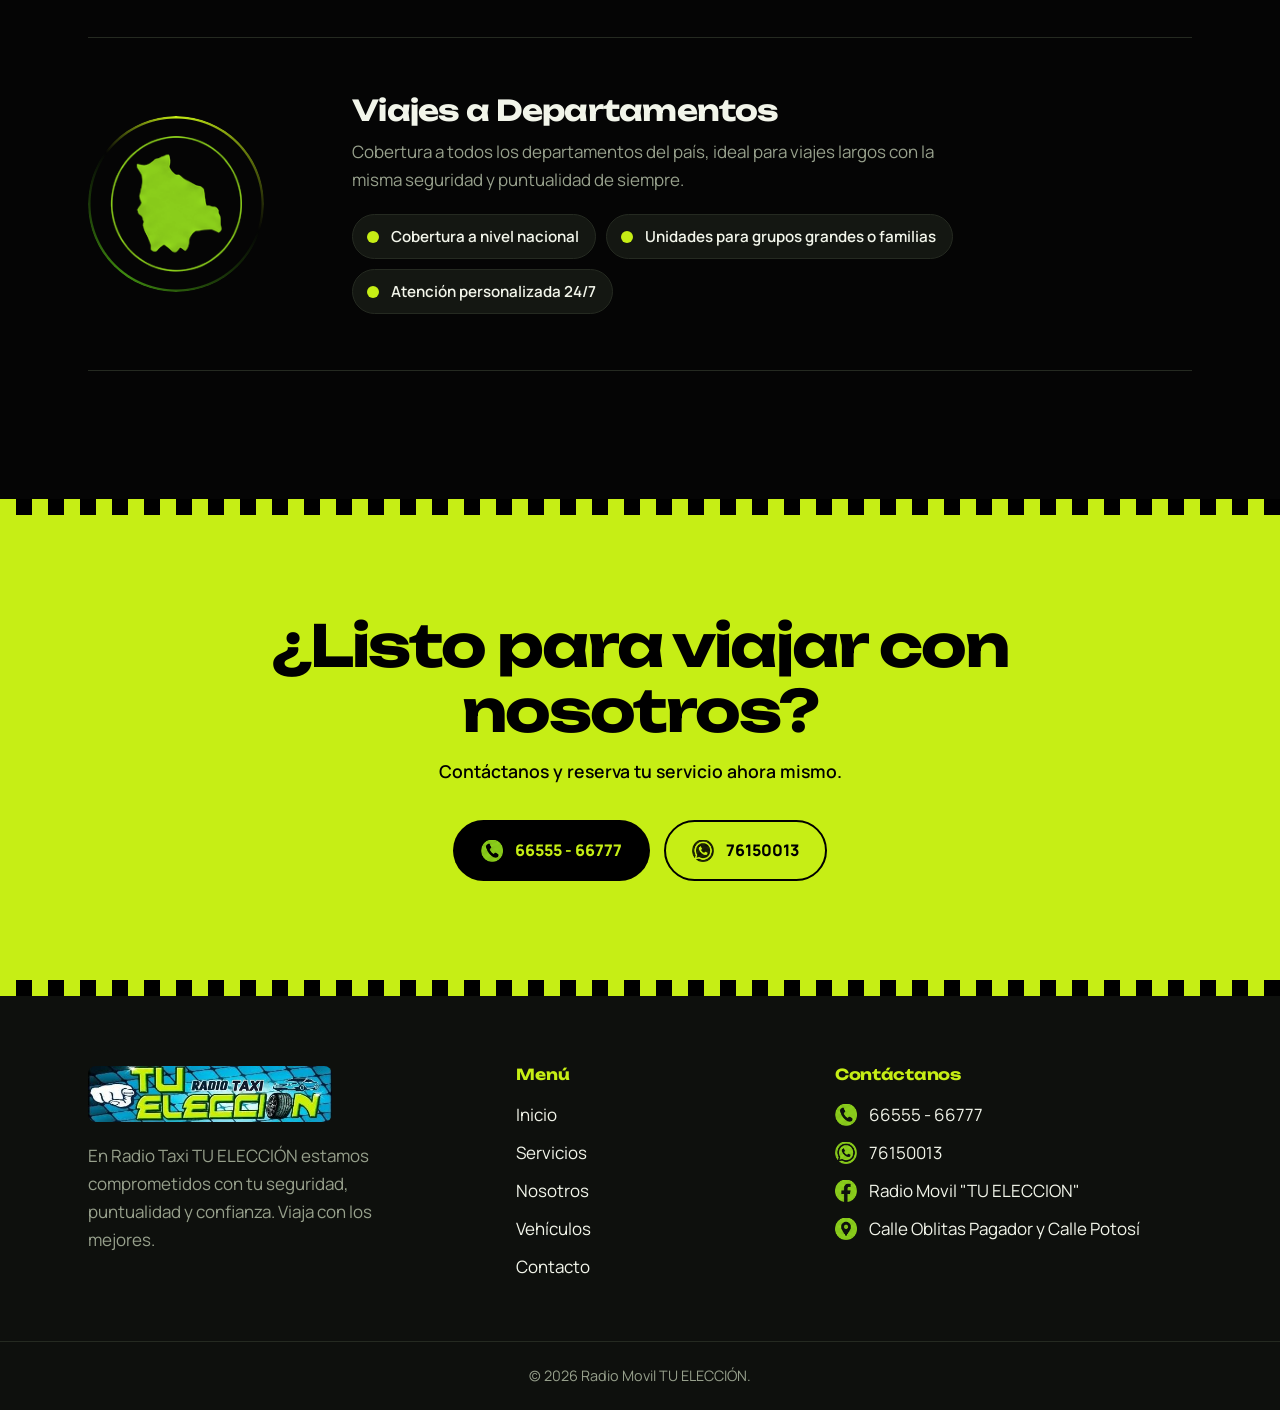
<file: servicios.html>
<!DOCTYPE html>
<html lang="es">
<head>
<meta charset="UTF-8">
<meta name="viewport" content="width=device-width, initial-scale=1.0">
<title>Servicios | Radio Taxi Tu Elección</title>
<meta name="description" content="Delivery, contratos escolares, viajes a provincias y a departamentos.">
<meta name="theme-color" content="#050505">
<link rel="icon" href="logo.jpeg">
<link rel="preconnect" href="https://fonts.googleapis.com">
<link rel="preconnect" href="https://fonts.gstatic.com" crossorigin>
<link href="https://fonts.googleapis.com/css2?family=Manrope:wght@400;600;700;800&family=Unbounded:wght@500;600;700;800&display=swap" rel="stylesheet">
<link rel="stylesheet" href="estilos.css">
</head>
<body>
<div class="progreso" aria-hidden="true"></div>
<header class="cabecera">
  <a class="logo" href="index.html" aria-label="Radio Taxi Tu Elección, inicio"><img src="logo.jpeg" alt="Radio Taxi Tu Elección"></a>
  <button class="burger" aria-label="Abrir menú" aria-expanded="false"><span></span><span></span><span></span></button>
  <nav class="menu" aria-label="Principal">
      <a class="enlace" href="index.html">Inicio</a>
      <a class="enlace" href="servicios.html" aria-current="page">Servicios</a>
      <a class="enlace" href="nosotros.html">Nosotros</a>
      <a class="enlace" href="vehiculos.html">Vehículos</a>
      <a class="enlace" href="contacto.html">Contacto</a>
      <a class="llamanos" href="tel:66555-66777"><img src="telefono.png" alt=""><div><small>Llámanos</small><span>66555 - 66777</span></div></a>
  </nav>
</header>
<main>
<section class="pagina">
  <div class="contenedor">
    <div class="sub">Lo que ofrecemos</div>
    <h1>Nuestros Servicios</h1>
    <p class="intro">Adaptamos nuestro servicio a lo que necesites: viajes rápidos dentro de la ciudad, transporte escolar seguro, delivery y traslados a provincias o departamentos.</p>
  </div>
  <div class="carril" aria-hidden="true"></div>
</section>
<section class="seccion" style="padding-top:clamp(40px,6vw,80px)">
  <div class="contenedor">
    <h2 class="titulo-sec">Conoce nuestros servicios</h2>
    <article class="fila reveal">
      <div class="medalla"><img src="delivery.png" alt=""></div>
      <div>
        <h3>Servicio de Delivery</h3>
        <p>Entregamos tus paquetes y encomiendas de forma rápida y segura a cualquier punto de la ciudad, con conductores de confianza.</p>
        <ul><li>Entregas el mismo día</li><li>Cobertura en toda la ciudad</li><li>Manejo cuidadoso de tu paquete</li></ul>
      </div>
    </article>
    <article class="fila reveal">
      <div class="medalla"><img src="escolar.png" alt=""></div>
      <div>
        <h3>Contratos Escolares</h3>
        <p>Transporte seguro y confiable para estudiantes, con conductores capacitados y vehículos revisados constantemente.</p>
        <ul><li>Conductores verificados</li><li>Horarios fijos de entrada y salida</li><li>Comunicación directa con los padres</li></ul>
      </div>
    </article>
    <article class="fila reveal">
      <div class="medalla"><img src="provincias.png" alt=""></div>
      <div>
        <h3>Viajes a Provincias</h3>
        <p>Te llevamos a tu destino fuera de la ciudad con total seguridad, en vehículos cómodos para trayectos largos.</p>
        <ul><li>Vehículos revisados antes de cada viaje</li><li>Rutas conocidas y seguras</li><li>Precios acordados antes de salir</li></ul>
      </div>
    </article>
    <article class="fila reveal">
      <div class="medalla"><img src="bolivia.png" alt=""></div>
      <div>
        <h3>Viajes a Departamentos</h3>
        <p>Cobertura a todos los departamentos del país, ideal para viajes largos con la misma seguridad y puntualidad de siempre.</p>
        <ul><li>Cobertura a nivel nacional</li><li>Unidades para grupos grandes o familias</li><li>Atención personalizada 24/7</li></ul>
      </div>
    </article>
  </div>
</section>
<section class="llamado">
  <h2>¿Listo para viajar con nosotros?</h2>
  <p>Contáctanos y reserva tu servicio ahora mismo.</p>
  <div class="botones">
    <a class="btn btn-negro" href="tel:66555-66777"><img src="telefono.png" alt="" style="filter:none"> 66555 - 66777</a>
    <a class="btn btn-negro-borde" href="https://wa.me/59176150013"><img src="whatsapp.png" alt="" style="filter:brightness(0)"> 76150013</a>
  </div>
</section>

</main>
<footer class="pie">
  <div class="contenedor pie-cols">
    <div class="marca">
      <img src="logo.jpeg" alt="Radio Taxi Tu Elección">
      <p>En Radio Taxi TU ELECCIÓN estamos comprometidos con tu seguridad, puntualidad y confianza. Viaja con los mejores.</p>
    </div>
    <div>
      <h4>Menú</h4>
      <ul>
        <li><a href="index.html">Inicio</a></li>
        <li><a href="servicios.html">Servicios</a></li>
        <li><a href="nosotros.html">Nosotros</a></li>
        <li><a href="vehiculos.html">Vehículos</a></li>
        <li><a href="contacto.html">Contacto</a></li>
      </ul>
    </div>
    <div>
      <h4>Contáctanos</h4>
      <ul>
        <li><a class="ci" href="tel:66555-66777"><img src="telefono.png" alt="">66555 - 66777</a></li>
        <li><a class="ci" href="https://wa.me/59176150013"><img src="whatsapp.png" alt="">76150013</a></li>
        <li><a class="ci" href="https://www.facebook.com/share/18DpvnvU1H/" target="_blank" rel="noopener"><img src="facebook.png" alt="">Radio Movil "TU ELECCION"</a></li>
        <li><a class="ci" href="https://www.google.com/maps/search/?api=1&query=Calle+Oblitas+Pagador+y+Calle+Potos%C3%AD%2C+Bolivia" target="_blank" rel="noopener"><img src="ubicacion.png" alt="">Calle Oblitas Pagador y Calle Potosí</a></li>
      </ul>
    </div>
  </div>
  <div class="copy">© <span data-anio>2026</span> Radio Movil TU ELECCIÓN.</div>
</footer>
<a class="wa" href="https://wa.me/59176150013" aria-label="Escríbenos por WhatsApp"><img src="whatsapp.png" alt=""></a>
<script src="efectos.js"></script>
</body>
</html>
</file>
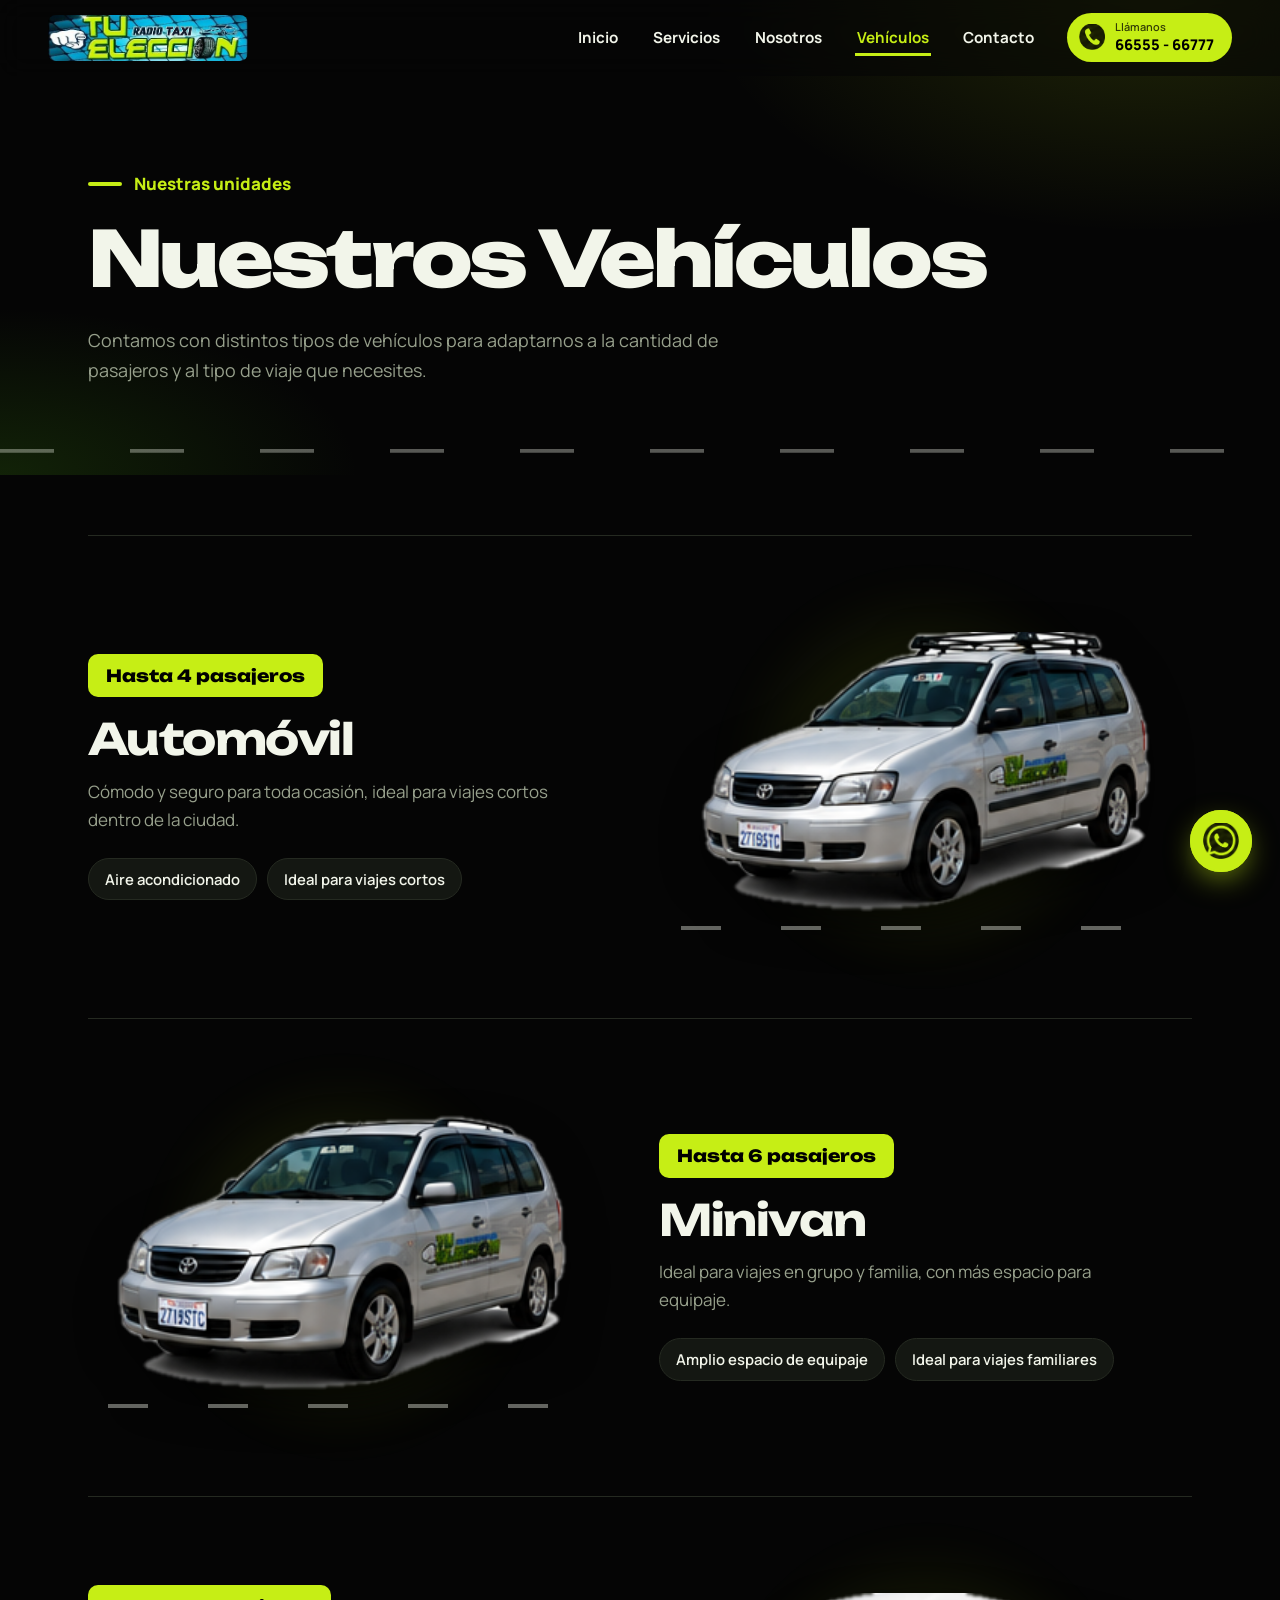
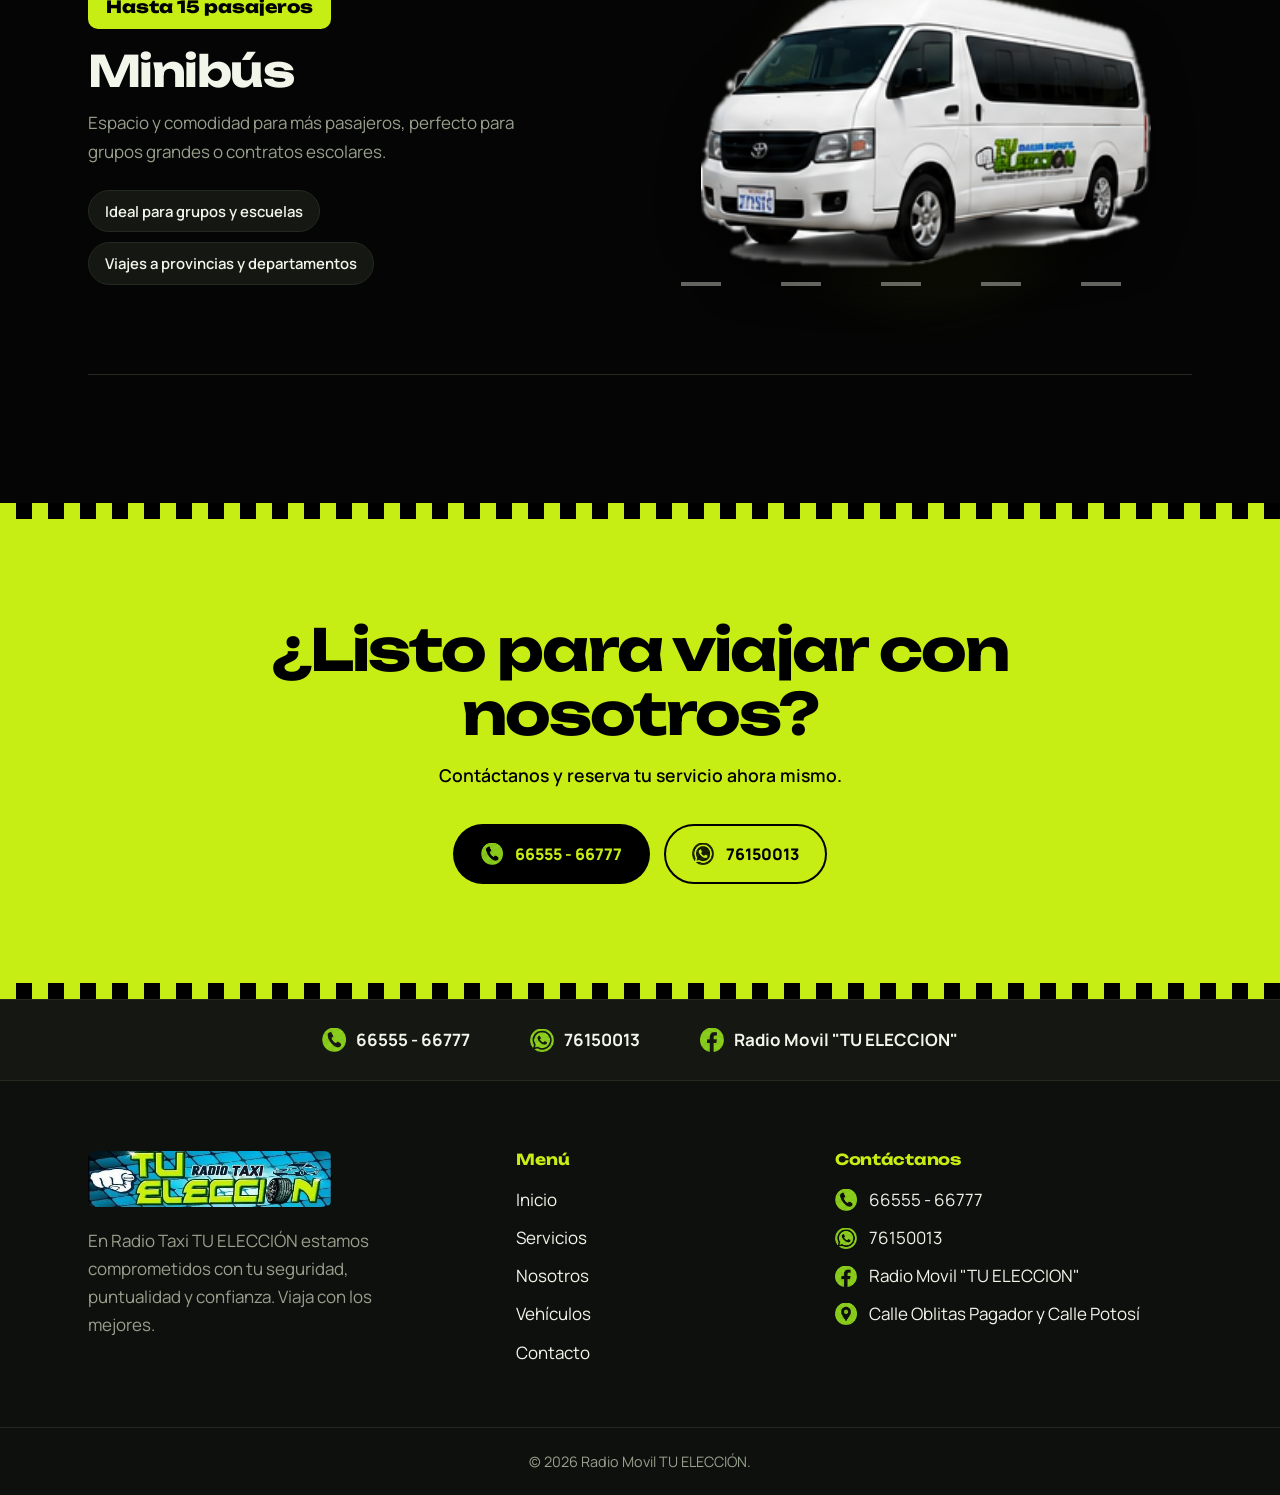
<file: vehiculos.html>
<!DOCTYPE html>
<html lang="es">
<head>
<meta charset="UTF-8">
<meta name="viewport" content="width=device-width, initial-scale=1.0">
<title>Vehículos | Radio Taxi Tu Elección</title>
<meta name="description" content="Station wagon, minivan y minibús para cada tipo de viaje.">
<meta name="theme-color" content="#050505">
<link rel="icon" href="logo.jpeg">
<link rel="preconnect" href="https://fonts.googleapis.com">
<link rel="preconnect" href="https://fonts.gstatic.com" crossorigin>
<link href="https://fonts.googleapis.com/css2?family=Manrope:wght@400;600;700;800&family=Unbounded:wght@500;600;700;800&display=swap" rel="stylesheet">
<link rel="stylesheet" href="estilos.css">
</head>
<body>
<div class="progreso" aria-hidden="true"></div>
<header class="cabecera">
  <a class="logo" href="index.html" aria-label="Radio Taxi Tu Elección, inicio"><img src="logo.jpeg" alt="Radio Taxi Tu Elección"></a>
  <button class="burger" aria-label="Abrir menú" aria-expanded="false"><span></span><span></span><span></span></button>
  <nav class="menu" aria-label="Principal">
      <a class="enlace" href="index.html">Inicio</a>
      <a class="enlace" href="servicios.html">Servicios</a>
      <a class="enlace" href="nosotros.html">Nosotros</a>
      <a class="enlace" href="vehiculos.html" aria-current="page">Vehículos</a>
      <a class="enlace" href="contacto.html">Contacto</a>
      <a class="llamanos" href="tel:66555-66777"><img src="telefono.png" alt=""><div><small>Llámanos</small><span>66555 - 66777</span></div></a>
  </nav>
</header>
<main>
<section class="pagina">
  <div class="contenedor">
    <div class="sub">Nuestras unidades</div>
    <h1>Nuestros Vehículos</h1>
    <p class="intro">Contamos con distintos tipos de vehículos para adaptarnos a la cantidad de pasajeros y al tipo de viaje que necesites.</p>
  </div>
  <div class="carril" aria-hidden="true"></div>
</section>
<section class="seccion" style="padding-top:clamp(30px,5vw,60px)">
  <div class="contenedor">
    <article class="vehiculo reveal">
      <div class="v-info">
        <span class="cap">Hasta 4 pasajeros</span>
        <h3>Automóvil</h3>
        <p>Cómodo y seguro para toda ocasión, ideal para viajes cortos dentro de la ciudad.</p>
        <ul><li>Aire acondicionado</li><li>Ideal para viajes cortos</li></ul>
      </div>
      <div class="v-img"><img src="station.png" alt="Station Wagon"></div>
    </article>
    <article class="vehiculo reveal">
      <div class="v-info">
        <span class="cap">Hasta 6 pasajeros</span>
        <h3>Minivan</h3>
        <p>Ideal para viajes en grupo y familia, con más espacio para equipaje.</p>
        <ul><li>Amplio espacio de equipaje</li><li>Ideal para viajes familiares</li></ul>
      </div>
      <div class="v-img"><img src="minivan.png" alt="Minivan"></div>
    </article>
    <article class="vehiculo reveal">
      <div class="v-info">
        <span class="cap">Hasta 15 pasajeros</span>
        <h3>Minibús</h3>
        <p>Espacio y comodidad para más pasajeros, perfecto para grupos grandes o contratos escolares.</p>
        <ul><li>Ideal para grupos y escuelas</li><li>Viajes a provincias y departamentos</li></ul>
      </div>
      <div class="v-img"><img src="minibus.png" alt="Minibús"></div>
    </article>
  </div>
</section>
<section class="llamado">
  <h2>¿Listo para viajar con nosotros?</h2>
  <p>Contáctanos y reserva tu servicio ahora mismo.</p>
  <div class="botones">
    <a class="btn btn-negro" href="tel:66555-66777"><img src="telefono.png" alt="" style="filter:none"> 66555 - 66777</a>
    <a class="btn btn-negro-borde" href="https://wa.me/59176150013"><img src="whatsapp.png" alt="" style="filter:brightness(0)"> 76150013</a>
  </div>
</section>

<div class="franja">
  <a href="tel:66555-66777"><img src="telefono.png" alt=""> 66555 - 66777</a>
  <a href="https://wa.me/59176150013"><img src="whatsapp.png" alt=""> 76150013</a>
  <a href="https://www.facebook.com/share/18DpvnvU1H/" target="_blank" rel="noopener"><img src="facebook.png" alt=""> Radio Movil "TU ELECCION"</a>
</div>

</main>
<footer class="pie">
  <div class="contenedor pie-cols">
    <div class="marca">
      <img src="logo.jpeg" alt="Radio Taxi Tu Elección">
      <p>En Radio Taxi TU ELECCIÓN estamos comprometidos con tu seguridad, puntualidad y confianza. Viaja con los mejores.</p>
    </div>
    <div>
      <h4>Menú</h4>
      <ul>
        <li><a href="index.html">Inicio</a></li>
        <li><a href="servicios.html">Servicios</a></li>
        <li><a href="nosotros.html">Nosotros</a></li>
        <li><a href="vehiculos.html">Vehículos</a></li>
        <li><a href="contacto.html">Contacto</a></li>
      </ul>
    </div>
    <div>
      <h4>Contáctanos</h4>
      <ul>
        <li><a class="ci" href="tel:66555-66777"><img src="telefono.png" alt="">66555 - 66777</a></li>
        <li><a class="ci" href="https://wa.me/59176150013"><img src="whatsapp.png" alt="">76150013</a></li>
        <li><a class="ci" href="https://www.facebook.com/share/18DpvnvU1H/" target="_blank" rel="noopener"><img src="facebook.png" alt="">Radio Movil "TU ELECCION"</a></li>
        <li><a class="ci" href="https://www.google.com/maps/search/?api=1&query=Calle+Oblitas+Pagador+y+Calle+Potos%C3%AD%2C+Bolivia" target="_blank" rel="noopener"><img src="ubicacion.png" alt="">Calle Oblitas Pagador y Calle Potosí</a></li>
      </ul>
    </div>
  </div>
  <div class="copy">© <span data-anio>2026</span> Radio Movil TU ELECCIÓN.</div>
</footer>
<a class="wa" href="https://wa.me/59176150013" aria-label="Escríbenos por WhatsApp"><img src="whatsapp.png" alt=""></a>
<script src="efectos.js"></script>
</body>
</html>
</file>
<file: estilos.css>
/* ==========================================================
   Radio Taxi "Tu Elección" — estilos
   Negro asfalto + verde lima del logo
   ========================================================== */
:root{
  --negro:#050505;
  --carbon:#0e100d;
  --panel:#141712;
  --linea:#252a21;
  --lima:#c6ee15;
  --lima-suave:#9bd10f;
  --verde:#3f8a10;
  --hueso:#f2f5ea;
  --apagado:#97a08c;
  --radio:16px;
  --display:"Unbounded","Arial Black","Segoe UI",system-ui,sans-serif;
  --texto:"Manrope","Segoe UI",system-ui,-apple-system,Arial,sans-serif;
  --ancho:1200px;
  --pad:clamp(18px,4vw,48px);
}
*{margin:0;padding:0;box-sizing:border-box}
html{scroll-behavior:smooth;-webkit-text-size-adjust:100%}
body{
  background:var(--negro);color:var(--hueso);
  font-family:var(--texto);font-size:1.0625rem;line-height:1.65;
  overflow-x:hidden;-webkit-font-smoothing:antialiased;
}
img{max-width:100%;display:block}
main{overflow-x:clip}
html{overflow-x:hidden}
a{color:inherit;text-decoration:none}
ul{list-style:none}
:focus-visible{outline:3px solid var(--lima);outline-offset:3px;border-radius:6px}
::selection{background:var(--lima);color:#000}

.contenedor{width:100%;max-width:var(--ancho);margin:0 auto;padding:0 var(--pad)}
.sr-only{position:absolute;width:1px;height:1px;overflow:hidden;clip:rect(0 0 0 0);white-space:nowrap}

h1,h2,h3,h4{font-family:var(--display);line-height:1.12;letter-spacing:-.02em;font-weight:700}
h2{font-size:clamp(1.7rem,3.6vw,2.7rem)}
h3{font-size:1.1rem}
.lima{color:var(--lima)}
.apagado{color:var(--apagado)}

/* ---------- barra de progreso ---------- */
.progreso{position:fixed;top:0;left:0;height:3px;width:100%;background:var(--lima);
  transform:scaleX(0);transform-origin:left;z-index:200}

/* ---------- cabecera ---------- */
.cabecera{
  position:fixed;inset:0 0 auto 0;height:76px;z-index:100;
  display:flex;align-items:center;justify-content:space-between;gap:20px;
  padding:0 var(--pad);
  background:rgba(5,5,5,.6);backdrop-filter:blur(14px);-webkit-backdrop-filter:blur(14px);
  border-bottom:1px solid transparent;transition:background .3s,border-color .3s,height .3s;
}
.cabecera.fija{background:rgba(5,5,5,.9);border-color:var(--linea);height:66px}
.logo img{height:46px;width:auto;border-radius:8px;transition:height .3s}
.cabecera.fija .logo img{height:40px}
.menu{display:flex;align-items:center;gap:clamp(14px,2.4vw,34px)}
.menu a.enlace{
  position:relative;font-weight:700;font-size:.95rem;padding:8px 2px;color:var(--hueso);
}
.menu a.enlace::after{
  content:"";position:absolute;left:0;right:0;bottom:2px;height:3px;background:var(--lima);
  transform:scaleX(0);transform-origin:left;transition:transform .35s cubic-bezier(.2,.8,.2,1);
}
.menu a.enlace:hover::after,.menu a.enlace[aria-current="page"]::after{transform:scaleX(1)}
.menu a.enlace[aria-current="page"]{color:var(--lima)}
.llamanos{
  display:flex;align-items:center;gap:10px;background:var(--lima);color:#000;
  padding:8px 18px 8px 12px;border-radius:999px;font-weight:800;line-height:1.15;
  transition:transform .25s,box-shadow .25s;
}
.llamanos img{width:26px;height:26px;filter:brightness(0)}
.llamanos small{display:block;font-size:.68rem;font-weight:600;opacity:.75}
.llamanos span{font-size:.92rem;white-space:nowrap}
.llamanos:hover{transform:translateY(-2px);box-shadow:0 10px 28px -8px rgba(198,238,21,.7)}
.burger{display:none;width:46px;height:46px;border:1px solid var(--linea);border-radius:12px;background:transparent;cursor:pointer;position:relative}
.burger span{position:absolute;left:12px;right:12px;height:2px;background:var(--hueso);transition:transform .3s,opacity .2s,top .3s}
.burger span:nth-child(1){top:16px}.burger span:nth-child(2){top:22px}.burger span:nth-child(3){top:28px}
.burger[aria-expanded="true"] span:nth-child(1){top:22px;transform:rotate(45deg)}
.burger[aria-expanded="true"] span:nth-child(2){opacity:0}
.burger[aria-expanded="true"] span:nth-child(3){top:22px;transform:rotate(-45deg)}

/* ---------- botones ---------- */
.btn{
  display:inline-flex;align-items:center;gap:12px;padding:15px 26px;border-radius:999px;
  font-weight:800;font-size:1rem;cursor:pointer;border:2px solid transparent;
  transition:transform .25s,box-shadow .25s,background .25s,color .25s,border-color .25s;
}
.btn svg{width:18px;height:18px;transition:transform .3s}
.btn:hover svg{transform:translateX(5px)}
.btn-lima{background:var(--lima);color:#000}
.btn-lima:hover{transform:translateY(-3px);box-shadow:0 14px 32px -10px rgba(198,238,21,.75)}
.btn-borde{border-color:var(--linea);color:var(--hueso);background:rgba(255,255,255,.02)}
.btn-borde:hover{border-color:var(--lima);color:var(--lima);transform:translateY(-3px)}
.btn-negro{background:#000;color:var(--lima)}
.btn-negro:hover{transform:translateY(-3px);box-shadow:0 14px 32px -10px rgba(0,0,0,.6)}
.btn img{width:22px;height:22px}

/* ---------- motivo taxi: franja de cuadros ---------- */
.cuadros{
  height:16px;
}
.cuadros{
  background:
    repeating-conic-gradient(var(--lima) 0 25%,#000 0 50%) 0 0/32px 32px;
}

/* ---------- hero inicio ---------- */
.hero{
  position:relative;min-height:100svh;padding:120px 0 70px;overflow:hidden;
  display:flex;align-items:center;
  background:
    radial-gradient(55% 55% at 74% 58%,rgba(198,238,21,.16),transparent 70%),
    radial-gradient(40% 40% at 8% 0%,rgba(63,138,16,.25),transparent 70%),
    var(--negro);
}
.hero .contenedor{display:grid;grid-template-columns:1fr 1fr;gap:clamp(20px,4vw,60px);align-items:center;position:relative;z-index:2}
.hero h1{font-size:clamp(2.4rem,5.6vw,5rem);font-weight:800;letter-spacing:-.035em}
.hero h1 .linea{display:block;overflow:hidden;padding-bottom:.08em}
.hero h1 .linea>span{display:block;transform:translateY(110%);animation:sube .9s cubic-bezier(.2,.8,.2,1) forwards}
.hero h1 .linea:nth-child(2)>span{animation-delay:.12s;color:var(--lima)}
@keyframes sube{to{transform:none}}
.eslogan{font-size:clamp(1.15rem,2vw,1.5rem);font-weight:700;margin:26px 0 10px}
.descripcion{color:var(--apagado);max-width:46ch;margin-bottom:32px}
.hero .aparece{opacity:0;transform:translateY(16px);animation:aparece .8s .45s cubic-bezier(.2,.8,.2,1) forwards}
.hero .aparece.d2{animation-delay:.6s}.hero .aparece.d3{animation-delay:.75s}
@keyframes aparece{to{opacity:1;transform:none}}
.botones{display:flex;flex-wrap:wrap;gap:14px}

.escena{position:relative;padding-bottom:34px}
.escena .luz{
  position:absolute;left:50%;top:48%;width:92%;aspect-ratio:1;translate:-50% -50%;
  background:radial-gradient(circle,rgba(198,238,21,.34),transparent 62%);
  filter:blur(24px);animation:respira 5s ease-in-out infinite;
}
@keyframes respira{50%{opacity:.55;scale:.92}}
.auto-mov{position:relative;animation:llega 1.9s cubic-bezier(.12,.8,.2,1) both}
.auto-mov img{width:112%;max-width:none;margin-left:-4%;filter:drop-shadow(0 18px 24px rgba(0,0,0,.55));animation:asiento .9s 1.7s ease-out both}
@keyframes llega{from{transform:translateX(70vw)}to{transform:none}}
@keyframes asiento{0%{transform:rotate(0)}35%{transform:rotate(-.9deg) translateY(1px)}100%{transform:none}}
.suelo{
  position:absolute;left:-8%;right:-14%;bottom:14px;height:4px;
  background:repeating-linear-gradient(90deg,rgba(242,245,234,.55) 0 54px,transparent 54px 130px);
  background-position:-1560px 0;animation:ruta 1.9s cubic-bezier(.12,.8,.2,1) forwards;
  -webkit-mask-image:linear-gradient(90deg,transparent,#000 22%,#000 78%,transparent);
  mask-image:linear-gradient(90deg,transparent,#000 22%,#000 78%,transparent);
}
@keyframes ruta{to{background-position:0 0}}
.sombra-auto{position:absolute;left:6%;right:4%;bottom:18px;height:22px;
  background:radial-gradient(ellipse at center,rgba(0,0,0,.85),transparent 70%);filter:blur(4px);
  animation:llega 1.9s cubic-bezier(.12,.8,.2,1) both}
.hero .cuadros{position:absolute;left:0;right:0;bottom:0;z-index:3}

/* ---------- cinta (marquesina) ---------- */
.cinta{background:var(--lima);color:#000;overflow:hidden;white-space:nowrap;border-block:2px solid #000}
.cinta .pista{display:inline-flex;animation:cinta 34s linear infinite}
.cinta:hover .pista{animation-play-state:paused}
.cinta span{
  display:inline-flex;align-items:center;gap:28px;padding:16px 28px 16px 0;
  font-family:var(--display);font-weight:800;font-size:1.05rem;letter-spacing:-.01em;
}
.cinta span::after{content:"";width:14px;height:14px;background:#000;transform:rotate(45deg)}
@keyframes cinta{to{transform:translateX(-50%)}}

/* ---------- ventajas ---------- */
.ventajas{display:grid;grid-template-columns:repeat(4,1fr);border-bottom:1px solid var(--linea)}
.ventaja{position:relative;padding:44px clamp(18px,2.6vw,36px);border-right:1px solid var(--linea);overflow:hidden}
.ventaja:last-child{border-right:0}
.ventaja::before{content:"";position:absolute;left:0;right:0;bottom:0;height:4px;background:var(--lima);transform:scaleX(0);transform-origin:left;transition:transform .45s cubic-bezier(.2,.8,.2,1)}
.ventaja:hover::before{transform:scaleX(1)}
.ventaja strong{display:block;font-family:var(--display);font-size:1.05rem;line-height:1.25;margin-bottom:10px}
.ventaja p{color:var(--apagado);font-size:.98rem}

/* ---------- secciones ---------- */
.seccion{padding:clamp(70px,10vw,130px) 0}
.seccion.carbon{background:var(--carbon)}
.cabeza{max-width:60ch;margin-bottom:clamp(36px,5vw,64px)}
.cabeza p{color:var(--apagado);margin-top:14px}

/* servicios (inicio) */
.svc-grid{display:grid;grid-template-columns:repeat(4,1fr);gap:18px}
.svc{
  --mx:50%;--my:0%;position:relative;padding:34px 28px 36px;border-radius:var(--radio);
  background:var(--panel);border:1px solid var(--linea);overflow:hidden;
  transition:border-color .3s,transform .35s cubic-bezier(.2,.8,.2,1);
}
.svc::before{content:"";position:absolute;inset:0;background:radial-gradient(260px circle at var(--mx) var(--my),rgba(198,238,21,.17),transparent 70%);opacity:0;transition:opacity .3s;pointer-events:none}
.svc:hover{border-color:rgba(198,238,21,.55);transform:translateY(-6px)}
.svc:hover::before{opacity:1}
.svc .ico{width:58px;height:58px;border-radius:50%;border:2px solid var(--lima);display:grid;place-items:center;margin-bottom:26px;color:var(--lima);transition:background .3s,color .3s}
.svc:hover .ico{background:var(--lima);color:#000}
.svc .ico svg{width:28px;height:28px}
.svc h3{margin-bottom:12px}
.svc p{color:var(--apagado);font-size:.98rem}
.centro{text-align:center;margin-top:48px}

/* pasos */
.ruta{position:relative;display:grid;grid-template-columns:repeat(3,1fr);gap:30px;padding-top:6px}
.ruta::before,.ruta::after{content:"";position:absolute;top:34px;left:calc(100%/6);right:calc(100%/6);height:4px;border-radius:4px}
.ruta::before{background:repeating-linear-gradient(90deg,var(--linea) 0 16px,transparent 16px 30px)}
.ruta::after{background:var(--lima);transform:scaleX(0);transform-origin:left;transition:transform 2.2s .3s cubic-bezier(.3,.7,.2,1)}
.ruta.dentro::after{transform:scaleX(1)}
.paso{position:relative;text-align:center;padding:0 10px}
.paso .num{
  width:68px;height:68px;margin:0 auto 26px;border-radius:50%;display:grid;place-items:center;
  font-family:var(--display);font-weight:800;font-size:1.5rem;background:var(--carbon);
  border:3px solid var(--linea);position:relative;z-index:2;color:var(--apagado);
  transition:background .4s,color .4s,border-color .4s,box-shadow .4s;
}
.ruta.dentro .paso:nth-child(1) .num{transition-delay:.3s}
.ruta.dentro .paso:nth-child(2) .num{transition-delay:1.2s}
.ruta.dentro .paso:nth-child(3) .num{transition-delay:2.2s}
.ruta.dentro .num{background:var(--lima);color:#000;border-color:var(--lima);box-shadow:0 0 0 8px rgba(198,238,21,.14)}
.paso h3{margin-bottom:10px}
.paso p{color:var(--apagado);max-width:30ch;margin:0 auto}

/* por qué elegirnos */
.porque{display:grid;grid-template-columns:1.1fr .9fr;gap:clamp(30px,5vw,80px);align-items:center}
.porque p.lead{color:var(--apagado);margin:16px 0 26px;max-width:52ch}
.checks li{display:flex;gap:14px;align-items:flex-start;padding:13px 0;border-bottom:1px solid var(--linea);font-weight:600}
.checks li::before{content:"";flex:none;width:24px;height:24px;margin-top:2px;border-radius:50%;
  background:var(--lima) url("data:image/svg+xml,%3Csvg xmlns='http://www.w3.org/2000/svg' viewBox='0 0 24 24' fill='none' stroke='%23000' stroke-width='3.4' stroke-linecap='round' stroke-linejoin='round'%3E%3Cpath d='M6 12.5l4 4 8-9'/%3E%3C/svg%3E") center/16px no-repeat}
.porque .btn{margin-top:30px}
.pide{
  position:relative;padding:44px clamp(24px,3vw,44px);border-radius:28px;overflow:hidden;text-align:center;
  background:linear-gradient(160deg,#16210a,#0a0d07 60%);border:1px solid rgba(198,238,21,.4);
}
.pide::before{content:"";position:absolute;inset:auto -20% -40% -20%;height:70%;background:radial-gradient(ellipse,rgba(198,238,21,.3),transparent 65%)}
.pide>*{position:relative}
.tel-pulso{width:84px;height:84px;margin:0 auto 22px;border-radius:50%;display:grid;place-items:center;background:var(--lima);position:relative}
.tel-pulso img{width:44px;height:44px;filter:brightness(0)}
.tel-pulso::before,.tel-pulso::after{content:"";position:absolute;inset:0;border-radius:50%;border:2px solid var(--lima);animation:onda 2.4s ease-out infinite}
.tel-pulso::after{animation-delay:1.2s}
@keyframes onda{from{transform:scale(1);opacity:.9}to{transform:scale(1.9);opacity:0}}
.pide .titulo{font-weight:700;color:var(--apagado)}
.pide .numero{display:block;font-family:var(--display);font-weight:800;font-size:clamp(1.7rem,3.2vw,2.5rem);margin:8px 0 6px;letter-spacing:-.03em}
.pide .nota{color:var(--apagado);margin-bottom:24px}
.pide .botones{justify-content:center}

/* preguntas */
.faq{max-width:820px;margin:0 auto}
.faq-item{border-bottom:1px solid var(--linea)}
.faq-item button{
  width:100%;display:flex;justify-content:space-between;align-items:center;gap:20px;text-align:left;
  background:none;border:0;color:var(--hueso);cursor:pointer;padding:26px 0;
  font-family:var(--display);font-weight:600;font-size:clamp(.98rem,1.7vw,1.15rem);line-height:1.3;
}
.faq-item button:hover{color:var(--lima)}
.faq-item .mas{flex:none;width:40px;height:40px;border-radius:50%;border:2px solid var(--linea);position:relative;transition:background .3s,border-color .3s,transform .4s}
.faq-item .mas::before,.faq-item .mas::after{content:"";position:absolute;left:11px;right:11px;top:50%;height:2px;margin-top:-1px;background:currentColor;transition:transform .35s}
.faq-item .mas::after{transform:rotate(90deg)}
.faq-item.abierto .mas{background:var(--lima);border-color:var(--lima);color:#000;transform:rotate(180deg)}
.faq-item.abierto .mas::after{transform:rotate(0)}
.faq-resp{display:grid;grid-template-rows:0fr;transition:grid-template-rows .4s cubic-bezier(.2,.8,.2,1)}
.faq-item.abierto .faq-resp{grid-template-rows:1fr}
.faq-resp>div{overflow:hidden}
.faq-resp p{color:var(--apagado);padding:0 60px 26px 0}

/* llamado final */
.llamado{position:relative;background:var(--lima);color:#000;text-align:center;padding:clamp(70px,9vw,120px) var(--pad);overflow:hidden}
.llamado::before,.llamado::after{content:"";position:absolute;left:0;right:0;height:16px;
  background:repeating-conic-gradient(#000 0 25%,var(--lima) 0 50%) 0 0/32px 32px}
.llamado::before{top:0}.llamado::after{bottom:0}
.llamado h2{font-size:clamp(1.9rem,4.6vw,3.6rem);letter-spacing:-.035em;max-width:18ch;margin:0 auto 14px}
.llamado p{font-weight:600;margin-bottom:34px;font-size:1.1rem}
.llamado .botones{justify-content:center}
.btn-negro-borde{border-color:#000;color:#000}
.btn-negro-borde:hover{background:#000;color:var(--lima);transform:translateY(-3px)}

/* ---------- hero de páginas internas ---------- */
.pagina{padding:170px 0 clamp(50px,7vw,90px);position:relative;overflow:hidden;
  background:radial-gradient(50% 70% at 90% 0%,rgba(198,238,21,.14),transparent 70%),radial-gradient(40% 50% at 0 100%,rgba(63,138,16,.22),transparent 70%),var(--negro)}
.pagina h1{font-size:clamp(2.2rem,6vw,4.8rem);font-weight:800;letter-spacing:-.04em;max-width:16ch}
.pagina .sub{font-weight:800;color:var(--lima);margin-bottom:18px;display:flex;align-items:center;gap:12px}
.pagina .sub::before{content:"";width:34px;height:4px;background:var(--lima);border-radius:2px}
.pagina p.intro{color:var(--apagado);max-width:60ch;margin-top:24px;font-size:1.12rem}
.pagina .carril{position:absolute;left:0;right:0;bottom:22px;height:4px;
  background:repeating-linear-gradient(90deg,rgba(242,245,234,.35) 0 54px,transparent 54px 130px);
  transform-origin:left;animation:traza 1.6s .3s cubic-bezier(.3,.7,.2,1) both}
@keyframes traza{from{clip-path:inset(0 100% 0 0)}to{clip-path:inset(0)}}
.pagina .contenedor{position:relative}

/* ---------- servicios (página) ---------- */
.titulo-sec{margin-bottom:clamp(30px,4vw,54px)}
.fila{display:grid;grid-template-columns:200px 1fr;gap:clamp(24px,5vw,70px);align-items:center;padding:clamp(34px,5vw,56px) 0;border-top:1px solid var(--linea)}
.fila:last-child{border-bottom:1px solid var(--linea)}
.medalla{position:relative;width:176px;height:176px;display:grid;place-items:center}
.medalla::before{content:"";position:absolute;inset:0;border-radius:50%;background:conic-gradient(from 0deg,var(--lima),transparent 30%,var(--verde) 60%,transparent 85%,var(--lima));
  -webkit-mask:radial-gradient(farthest-side,transparent calc(100% - 3px),#000 calc(100% - 2px));mask:radial-gradient(farthest-side,transparent calc(100% - 3px),#000 calc(100% - 2px));
  transition:transform 1.4s cubic-bezier(.2,.8,.2,1)}
.fila:hover .medalla::before{transform:rotate(360deg)}
.medalla img{width:136px;height:136px;object-fit:contain;transition:transform .5s cubic-bezier(.2,.8,.2,1)}
.fila:hover .medalla img{transform:scale(1.12)}
.fila h3{font-size:clamp(1.3rem,2.4vw,1.8rem);margin-bottom:12px;letter-spacing:-.025em}
.fila p{color:var(--apagado);max-width:62ch;margin-bottom:20px}
.fila ul{display:flex;flex-wrap:wrap;gap:10px}
.fila li{padding:9px 16px 9px 38px;border-radius:999px;border:1px solid var(--linea);background:var(--panel);font-weight:600;font-size:.95rem;position:relative;transition:border-color .3s}
.fila li::before{content:"";position:absolute;left:14px;top:50%;width:12px;height:12px;margin-top:-6px;border-radius:50%;background:var(--lima)}
.fila:hover li{border-color:rgba(198,238,21,.4)}

/* ---------- nosotros ---------- */
.historia{display:grid;grid-template-columns:.9fr 1.1fr;gap:clamp(30px,6vw,90px);align-items:center}
.retrato{position:relative;width:min(100%,420px);aspect-ratio:1;margin:0 auto}
.retrato::before{content:"";position:absolute;inset:-18px;border-radius:50%;border:2px dashed rgba(198,238,21,.55);animation:gira 50s linear infinite}
.retrato img{width:100%;height:100%;object-fit:contain;position:relative;filter:drop-shadow(0 24px 34px rgba(0,0,0,.6))}
@keyframes gira{to{transform:rotate(360deg)}}
.historia h2{margin-bottom:24px}
.historia p{color:var(--apagado);margin-bottom:16px;max-width:60ch}
.historia p:first-of-type{color:var(--hueso);font-size:1.18rem;font-weight:600}
.valores-lista{display:grid;grid-template-columns:repeat(4,1fr);gap:20px}
.valor{padding:30px 24px 32px;background:var(--panel);border-radius:var(--radio);border-top:4px solid var(--lima);transition:transform .35s cubic-bezier(.2,.8,.2,1),background .3s}
.valor:hover{transform:translateY(-8px);background:#1a2013}
.valor h4{font-size:1.2rem;margin-bottom:12px}
.valor p{color:var(--apagado);font-size:.98rem}
.elegir{display:grid;grid-template-columns:1fr 1fr;gap:clamp(30px,5vw,80px);align-items:center}
.convoy{display:flex;justify-content:center;align-items:center;padding:10px 0}
.convoy img{width:clamp(110px,16vw,190px);aspect-ratio:1;object-fit:contain;margin-left:-34px;transition:transform .4s cubic-bezier(.2,.8,.2,1);filter:drop-shadow(0 14px 22px rgba(0,0,0,.6))}
.convoy img:first-child{margin-left:0}
.convoy img:hover{transform:translateY(-14px) scale(1.07);z-index:3}

/* ---------- flota ---------- */
.vehiculo{display:grid;grid-template-columns:1fr 1.05fr;gap:clamp(26px,5vw,80px);align-items:center;padding:clamp(40px,6vw,76px) 0;border-top:1px solid var(--linea)}
.vehiculo:last-of-type{border-bottom:1px solid var(--linea)}
.vehiculo:nth-of-type(even) .v-info{order:2}
.v-info h3{font-size:clamp(1.7rem,3.6vw,2.7rem);letter-spacing:-.035em;margin-bottom:14px}
.v-info p{color:var(--apagado);max-width:46ch;margin-bottom:24px}
.v-info .cap{display:inline-block;font-family:var(--display);font-weight:800;font-size:1.05rem;background:var(--lima);color:#000;padding:8px 18px;border-radius:10px;margin-bottom:18px}
.v-info ul{display:flex;flex-wrap:wrap;gap:10px}
.v-info li{padding:8px 16px;border:1px solid var(--linea);border-radius:999px;font-weight:600;font-size:.93rem;background:var(--panel)}
.v-img{position:relative;padding:20px 0 30px}
.v-img::before{content:"";position:absolute;left:50%;top:50%;width:80%;aspect-ratio:1;translate:-50% -50%;background:radial-gradient(circle,rgba(198,238,21,.2),transparent 65%);filter:blur(20px)}
.v-img img{position:relative;width:100%;max-width:450px;margin:0 auto;filter:drop-shadow(0 18px 20px rgba(0,0,0,.6));transition:transform .8s cubic-bezier(.2,.8,.2,1)}
.v-img::after{content:"";position:absolute;left:4%;right:4%;bottom:12px;height:4px;background:repeating-linear-gradient(90deg,rgba(242,245,234,.4) 0 40px,transparent 40px 100px)}
.vehiculo:hover .v-img img{transform:translateX(-22px)}
.vehiculo.reveal:not(.visto) .v-img img{transform:translateX(90px);opacity:0}
.vehiculo.reveal .v-img img{transition:transform 1.1s cubic-bezier(.12,.8,.2,1),opacity .6s}
.vehiculo.visto:hover .v-img img{transform:translateX(-22px)}

/* ---------- contacto ---------- */
.contacto{display:grid;grid-template-columns:1.15fr .85fr;gap:clamp(30px,6vw,90px);align-items:center}
.dato{display:flex;align-items:center;gap:22px;padding:26px 0;border-bottom:1px solid var(--linea);position:relative;transition:padding .35s cubic-bezier(.2,.8,.2,1)}
a.dato:hover{padding-left:16px}
a.dato::before{content:"";position:absolute;left:0;top:20%;bottom:20%;width:4px;background:var(--lima);border-radius:2px;transform:scaleY(0);transition:transform .3s}
a.dato:hover::before{transform:scaleY(1)}
.dato .ic{flex:none;width:60px;height:60px;border-radius:50%;background:var(--panel);border:1px solid var(--linea);display:grid;place-items:center}
.dato .ic img{width:30px;height:30px;object-fit:contain}
.dato b{display:block;color:var(--apagado);font-size:.92rem;font-weight:700}
.dato .valor-c{display:block;font-family:var(--display);font-weight:700;font-size:clamp(1.15rem,2.4vw,1.6rem);letter-spacing:-.02em;line-height:1.25}
.contacto h2{margin-bottom:12px}
.foto-c{position:relative;width:min(100%,380px);aspect-ratio:1;margin:0 auto}
.foto-c::before{content:"";position:absolute;inset:-16px;border-radius:50%;border:2px dashed rgba(198,238,21,.5);animation:gira 50s linear infinite reverse}
.foto-c img{width:100%;height:100%;object-fit:contain;position:relative;filter:drop-shadow(0 24px 34px rgba(0,0,0,.6))}

/* ---------- franja de contacto + pie ---------- */
.franja{display:flex;flex-wrap:wrap;justify-content:center;gap:12px clamp(20px,5vw,60px);padding:26px var(--pad);background:var(--panel);border-block:1px solid var(--linea);font-weight:700}
.franja span,.franja a{display:flex;align-items:center;gap:10px}
.franja img{width:24px;height:24px;object-fit:contain}
.pie{background:var(--carbon);padding:70px 0 0}
.pie-cols{display:grid;grid-template-columns:1.4fr 1fr 1.3fr;gap:44px;padding-bottom:50px}
.pie .marca img{height:56px;border-radius:8px;margin-bottom:20px}
.pie .marca p{color:var(--apagado);max-width:34ch}
.pie h4{font-size:.95rem;margin-bottom:18px;color:var(--lima)}
.pie li{margin-bottom:10px}
.pie li a{color:var(--hueso);transition:color .2s,padding .25s}
.pie li a:hover{color:var(--lima);padding-left:6px}
.pie .ci{display:flex;gap:12px;align-items:flex-start;color:var(--hueso)}
.pie .ci img{width:22px;height:22px;object-fit:contain;margin-top:3px;flex:none}
.copy{border-top:1px solid var(--linea);padding:22px var(--pad);text-align:center;color:var(--apagado);font-size:.9rem}

/* whatsapp flotante */
.wa{position:fixed;right:clamp(14px,2.4vw,28px);bottom:clamp(14px,2.4vw,28px);z-index:90;width:62px;height:62px;border-radius:50%;background:var(--lima);display:grid;place-items:center;box-shadow:0 10px 30px -6px rgba(198,238,21,.6);transition:transform .3s}
.wa img{width:36px;height:36px;filter:brightness(0)}
.wa::before{content:"";position:absolute;inset:0;border-radius:50%;border:2px solid var(--lima);animation:onda 2.8s ease-out infinite}
.wa:hover{transform:scale(1.1) rotate(-6deg)}

/* revelado al hacer scroll (solo en filas puntuales) */
.reveal{opacity:0;transform:translateY(34px);transition:opacity .8s cubic-bezier(.2,.8,.2,1),transform .8s cubic-bezier(.2,.8,.2,1)}
.reveal.visto{opacity:1;transform:none}
.vehiculo.reveal{opacity:1;transform:none}

/* ---------- responsive ---------- */
@media (max-width:1020px){
  .svc-grid{grid-template-columns:repeat(2,1fr)}
  .valores-lista{grid-template-columns:repeat(2,1fr)}
  .ventajas{grid-template-columns:repeat(2,1fr)}
  .ventaja:nth-child(2){border-right:0}
  .ventaja:nth-child(-n+2){border-bottom:1px solid var(--linea)}
}
@media (max-width:900px){
  .cabecera,.cabecera.fija{backdrop-filter:none;-webkit-backdrop-filter:none;background:rgba(5,5,5,.94)}
  .burger{display:block}
  .menu{position:fixed;inset:0;background:rgba(5,5,5,.97);flex-direction:column;justify-content:center;gap:10px;
    clip-path:circle(0 at calc(100% - 46px) 38px);transition:clip-path .55s cubic-bezier(.2,.8,.2,1);visibility:hidden}
  .menu.abierto{clip-path:circle(150% at calc(100% - 46px) 38px);visibility:visible}
  .menu a.enlace{font-family:var(--display);font-size:1.7rem;padding:10px}
  .menu .llamanos{margin-top:18px}
  .burger{z-index:101}
  .hero .contenedor,.porque,.historia,.elegir,.vehiculo,.contacto{grid-template-columns:1fr}
  .hero{padding-top:110px}
  .escena{order:-1;max-width:560px;margin:0 auto;width:100%}
  .auto-mov img{width:100%;margin-left:0}
  .vehiculo:nth-of-type(even) .v-info{order:0}
  .pie-cols{grid-template-columns:1fr 1fr}
  .pie .marca{grid-column:1/-1}
}
@media (max-width:640px){
  .svc-grid,.valores-lista{grid-template-columns:1fr}
  .ruta{grid-template-columns:1fr;gap:44px}
  .ruta::before,.ruta::after{display:none}
  .fila{grid-template-columns:1fr;gap:20px}
  .medalla{width:140px;height:140px}.medalla img{width:108px;height:108px}
  .ventajas{grid-template-columns:1fr}
  .ventaja{border-right:0;border-bottom:1px solid var(--linea)}
  .pie-cols{grid-template-columns:1fr}
  .faq-resp p{padding-right:0}
  .hero{padding-bottom:60px}
}

/* ---------- movimiento reducido ---------- */
@media (prefers-reduced-motion:reduce){
  *,*::before,*::after{animation-duration:.01ms!important;animation-iteration-count:1!important;transition-duration:.01ms!important;scroll-behavior:auto!important}
  .hero h1 .linea>span,.hero .aparece{transform:none;opacity:1}
  .reveal{opacity:1;transform:none}
  .auto-mov,.sombra-auto{animation:none}
  .cinta .pista{animation:none}
}
</file>
